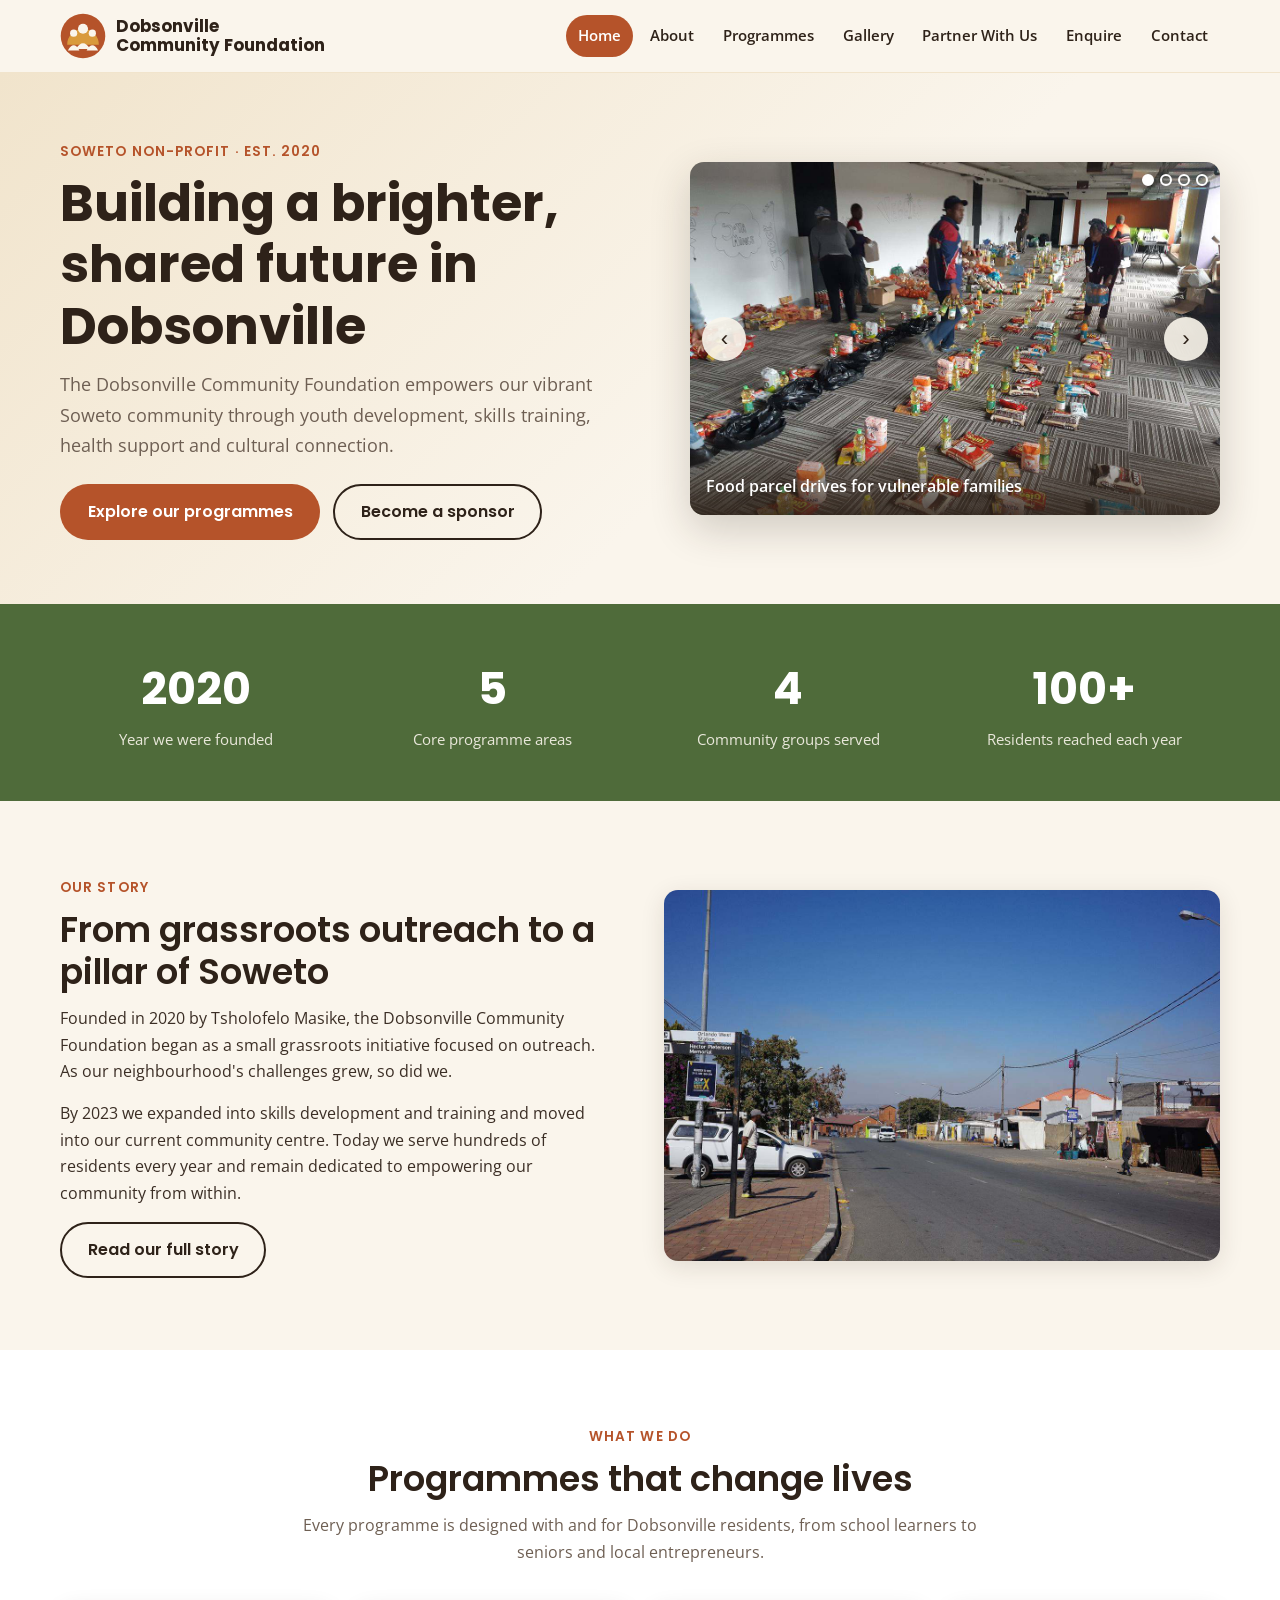
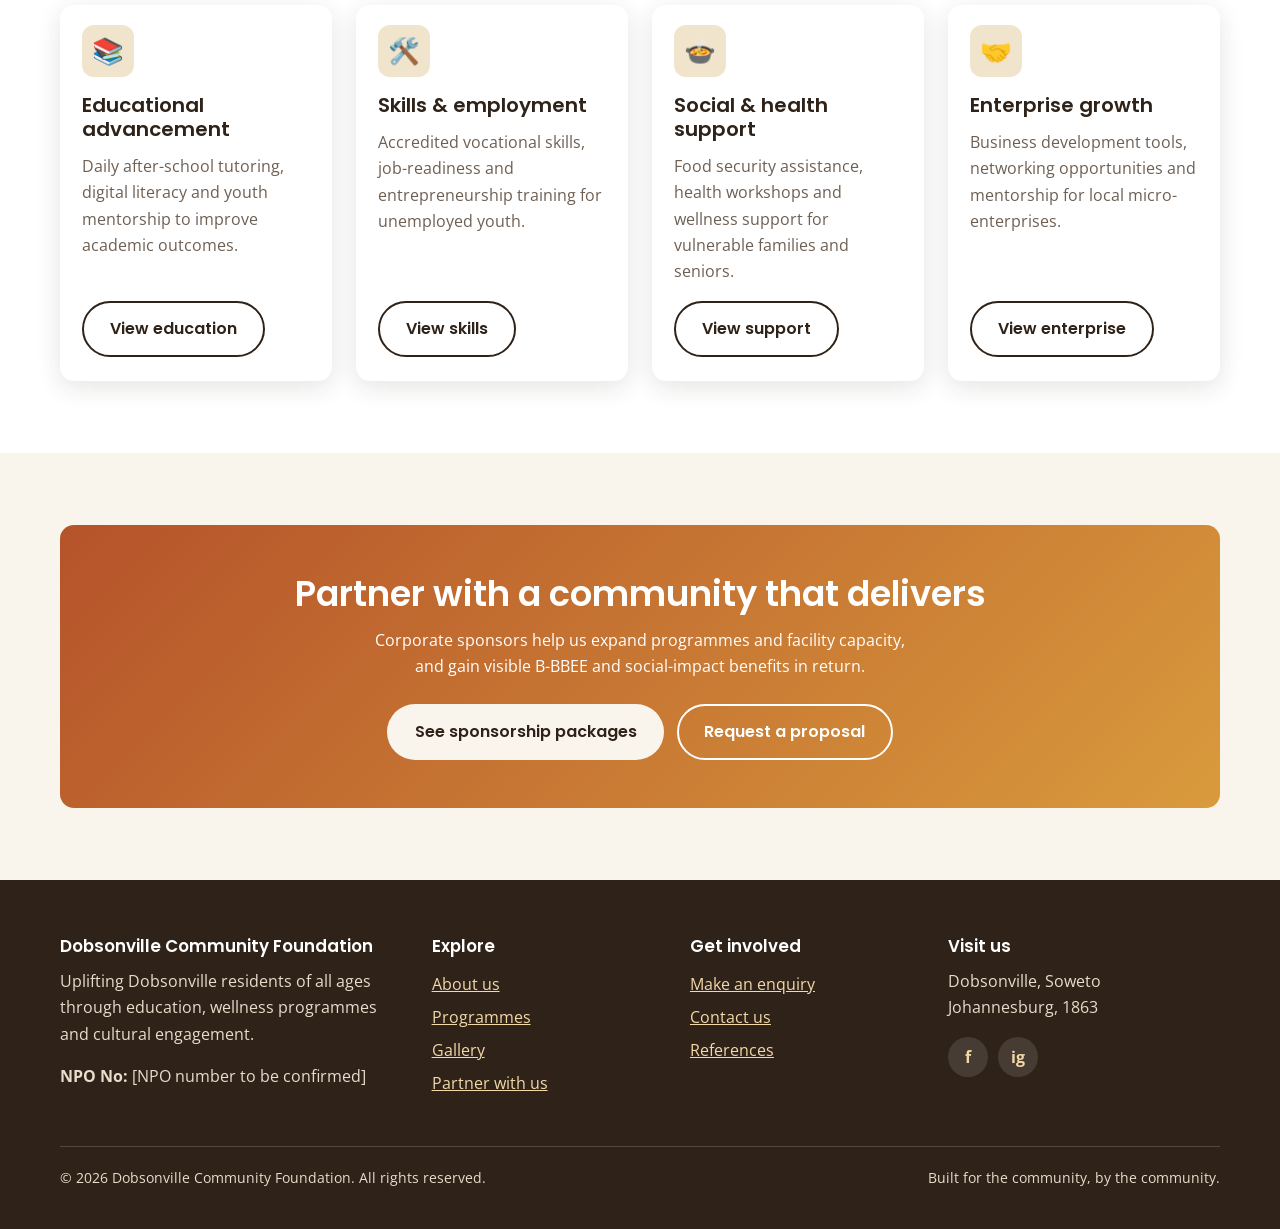
<file: index.html>
<!DOCTYPE html>
<html lang="en-ZA">
<head>
  <meta charset="UTF-8">
  <meta name="viewport" content="width=device-width, initial-scale=1.0">
  <title>Dobsonville Community Foundation | Soweto NPO & Youth Skills</title>
  <meta name="description" content="Dobsonville Community Foundation is a Soweto NPO uplifting residents through youth tutoring, skills training, food support and health workshops since 2020.">
  <meta name="keywords" content="Dobsonville Community Foundation, Soweto NPO, community development Soweto, youth skills training, Dobsonville non-profit">
  <meta name="author" content="Dobsonville Community Foundation">
  <meta name="theme-color" content="#b5532a">

  <!-- Open Graph -->
  <meta property="og:type" content="website">
  <meta property="og:site_name" content="Dobsonville Community Foundation">
  <meta property="og:title" content="Dobsonville Community Foundation | Soweto NPO & Youth Skills">
  <meta property="og:description" content="Uplifting Dobsonville residents of all ages through education, skills training, wellness programmes and cultural engagement.">
  <meta property="og:image" content="images/dobsonville-community-foundation-social-share.jpg">
  <meta property="og:image:alt" content="Dobsonville Community Foundation banner with community members">
  <meta property="og:locale" content="en_ZA">
  <meta name="twitter:card" content="summary_large_image">

  <link rel="icon" href="images/dobsonville-community-foundation-logo.svg" type="image/svg+xml">
  <link rel="preconnect" href="https://fonts.googleapis.com">
  <link rel="preconnect" href="https://fonts.gstatic.com" crossorigin>
  <link href="https://fonts.googleapis.com/css2?family=Open+Sans:wght@400;600;700&family=Poppins:wght@500;600;700&display=swap" rel="stylesheet">
  <link rel="stylesheet" href="css/style.css">
</head>
<body>
  <a class="skip-link" href="#main">Skip to main content</a>

  <header class="site-header">
    <div class="container header-inner">
      <a href="index.html" class="logo">
        <img src="images/dobsonville-community-foundation-logo.svg" alt="" width="46" height="46">
        <span>Dobsonville<br>Community Foundation</span>
      </a>
      <button class="nav-toggle" type="button" aria-controls="main-nav" aria-expanded="false" aria-label="Open menu">
        <span class="nav-toggle-bar"></span>
        <span class="nav-toggle-bar"></span>
        <span class="nav-toggle-bar"></span>
      </button>
      <nav id="main-nav" class="main-nav" aria-label="Main navigation">
        <ul>
          <li><a href="index.html" class="active" aria-current="page">Home</a></li>
          <li><a href="about.html">About</a></li>
          <li><a href="services.html">Programmes</a></li>
          <li><a href="gallery.html">Gallery</a></li>
          <li><a href="partner.html">Partner With Us</a></li>
          <li><a href="enquiry.html">Enquire</a></li>
          <li><a href="contact.html">Contact</a></li>
        </ul>
      </nav>
    </div>
  </header>

  <main id="main" tabindex="-1">
    <section class="hero">
      <div class="container hero-grid">
        <div class="hero-text">
          <span class="eyebrow">Soweto non-profit · Est. 2020</span>
          <h1>Building a brighter, shared future in Dobsonville</h1>
          <p class="lead">The Dobsonville Community Foundation empowers our vibrant Soweto community through youth development, skills training, health support and cultural connection.</p>
          <div class="btn-row">
            <a href="services.html" class="btn btn-primary">Explore our programmes</a>
            <a href="partner.html" class="btn btn-outline">Become a sponsor</a>
          </div>
        </div>

        <div class="slider" data-slider tabindex="0" aria-roledescription="carousel" aria-label="Highlights from our community work">
          <figure class="slide">
            <img src="images/volunteers-packing-food-parcels-philippi.jpg" alt="Volunteers packing rows of food parcels for families in need" width="1200" height="800">
            <figcaption>Food parcel drives for vulnerable families</figcaption>
          </figure>
          <figure class="slide">
            <img src="images/learners-coding-activity-johannesburg-library.jpg" alt="Learners in school uniform working on a coding activity at a Johannesburg library" width="1200" height="800" loading="lazy">
            <figcaption>Digital literacy and coding skills</figcaption>
          </figure>
          <figure class="slide">
            <img src="images/soweto-learners-first-day-of-school.jpg" alt="Two smiling Soweto learners in their school uniforms" width="1200" height="800" loading="lazy">
            <figcaption>Daily after-school tutoring</figcaption>
          </figure>
          <figure class="slide">
            <img src="images/women-sewing-skills-training.jpg" alt="Women learning sewing and craft skills at a training workshop" width="1200" height="800" loading="lazy">
            <figcaption>Hands-on skills training</figcaption>
          </figure>
          <button class="slider-btn prev" type="button" aria-label="Previous slide">&#8249;</button>
          <button class="slider-btn next" type="button" aria-label="Next slide">&#8250;</button>
          <div class="slider-dots"></div>
        </div>
      </div>
    </section>

    <section class="stats" aria-label="Our impact at a glance">
      <div class="container stats-grid">
        <div><span class="stat-number" data-count="2020" data-plain>2020</span><span class="stat-label">Year we were founded</span></div>
        <div><span class="stat-number" data-count="5">5</span><span class="stat-label">Core programme areas</span></div>
        <div><span class="stat-number" data-count="4">4</span><span class="stat-label">Community groups served</span></div>
        <div><span class="stat-number" data-count="100" data-suffix="+">100+</span><span class="stat-label">Residents reached each year</span></div>
      </div>
    </section>

    <section class="section">
      <div class="container split">
        <div class="reveal">
          <span class="eyebrow">Our story</span>
          <h2>From grassroots outreach to a pillar of Soweto</h2>
          <p>Founded in 2020 by Tsholofelo Masike, the Dobsonville Community Foundation began as a small grassroots initiative focused on outreach. As our neighbourhood's challenges grew, so did we.</p>
          <p>By 2023 we expanded into skills development and training and moved into our current community centre. Today we serve hundreds of residents every year and remain dedicated to empowering our community from within.</p>
          <a href="about.html" class="btn btn-outline">Read our full story</a>
        </div>
        <img class="reveal" src="images/soweto-orlando-west-street.jpg" alt="A sunny residential street in Orlando West, Soweto" width="1200" height="800" loading="lazy">
      </div>
    </section>

    <section class="section section-alt">
      <div class="container">
        <div class="section-head reveal">
          <span class="eyebrow">What we do</span>
          <h2>Programmes that change lives</h2>
          <p>Every programme is designed with and for Dobsonville residents, from school learners to seniors and local entrepreneurs.</p>
        </div>
        <div class="card-grid">
          <article class="card reveal">
            <div class="card-body">
              <div class="card-icon" aria-hidden="true">📚</div>
              <h3>Educational advancement</h3>
              <p>Daily after-school tutoring, digital literacy and youth mentorship to improve academic outcomes.</p>
              <a href="services.html?category=education" class="btn btn-outline">View education</a>
            </div>
          </article>
          <article class="card reveal">
            <div class="card-body">
              <div class="card-icon" aria-hidden="true">🛠️</div>
              <h3>Skills &amp; employment</h3>
              <p>Accredited vocational skills, job-readiness and entrepreneurship training for unemployed youth.</p>
              <a href="services.html?category=skills" class="btn btn-outline">View skills</a>
            </div>
          </article>
          <article class="card reveal">
            <div class="card-body">
              <div class="card-icon" aria-hidden="true">🍲</div>
              <h3>Social &amp; health support</h3>
              <p>Food security assistance, health workshops and wellness support for vulnerable families and seniors.</p>
              <a href="services.html?category=health" class="btn btn-outline">View support</a>
            </div>
          </article>
          <article class="card reveal">
            <div class="card-body">
              <div class="card-icon" aria-hidden="true">🤝</div>
              <h3>Enterprise growth</h3>
              <p>Business development tools, networking opportunities and mentorship for local micro-enterprises.</p>
              <a href="services.html?category=enterprise" class="btn btn-outline">View enterprise</a>
            </div>
          </article>
        </div>
      </div>
    </section>

    <section class="section">
      <div class="container">
        <div class="cta reveal">
          <h2>Partner with a community that delivers</h2>
          <p>Corporate sponsors help us expand programmes and facility capacity, and gain visible B-BBEE and social-impact benefits in return.</p>
          <div class="btn-row">
            <a href="partner.html" class="btn btn-light">See sponsorship packages</a>
            <a href="enquiry.html?type=sponsorship" class="btn btn-outline-light">Request a proposal</a>
          </div>
        </div>
      </div>
    </section>
  </main>

  <footer class="site-footer">
    <div class="container footer-grid">
      <div>
        <h2>Dobsonville Community Foundation</h2>
        <p>Uplifting Dobsonville residents of all ages through education, wellness programmes and cultural engagement.</p>
        <p><strong>NPO No:</strong> <span>[NPO number to be confirmed]</span></p>
      </div>
      <div>
        <h2>Explore</h2>
        <ul>
          <li><a href="about.html">About us</a></li>
          <li><a href="services.html">Programmes</a></li>
          <li><a href="gallery.html">Gallery</a></li>
          <li><a href="partner.html">Partner with us</a></li>
        </ul>
      </div>
      <div>
        <h2>Get involved</h2>
        <ul>
          <li><a href="enquiry.html">Make an enquiry</a></li>
          <li><a href="contact.html">Contact us</a></li>
          <li><a href="references.html">References</a></li>
        </ul>
      </div>
      <div>
        <h2>Visit us</h2>
        <p>Dobsonville, Soweto<br>Johannesburg, 1863</p>
        <div class="socials">
          <a href="https://www.facebook.com/" target="_blank" rel="noopener" aria-label="Facebook (opens in a new tab)">f</a>
          <a href="https://www.instagram.com/" target="_blank" rel="noopener" aria-label="Instagram (opens in a new tab)">ig</a>
        </div>
      </div>
    </div>
    <div class="container footer-bottom">
      <p>&copy; <span data-year>2026</span> Dobsonville Community Foundation. All rights reserved.</p>
      <p>Built for the community, by the community.</p>
    </div>
  </footer>

  <button class="back-to-top" type="button" aria-label="Back to top">&#8593;</button>

  <script src="js/main.js"></script>
</body>
</html>
</file>
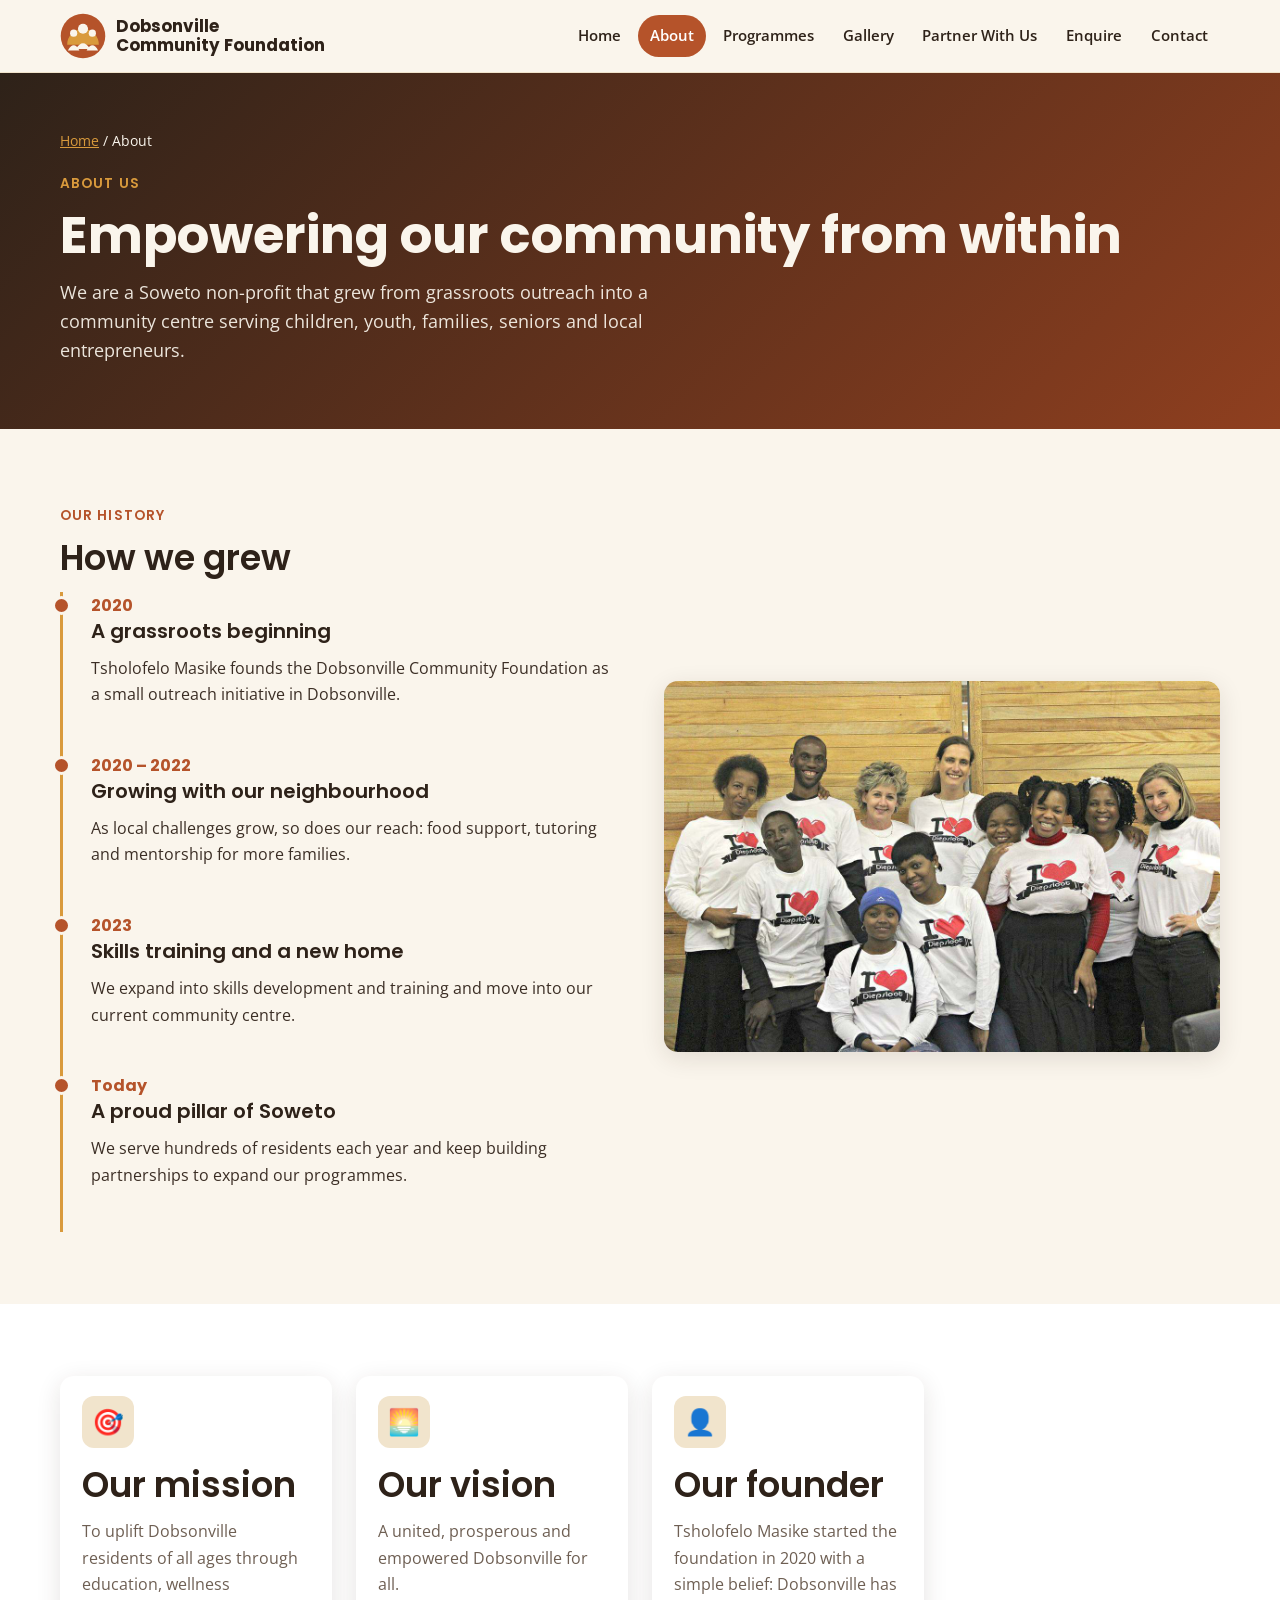
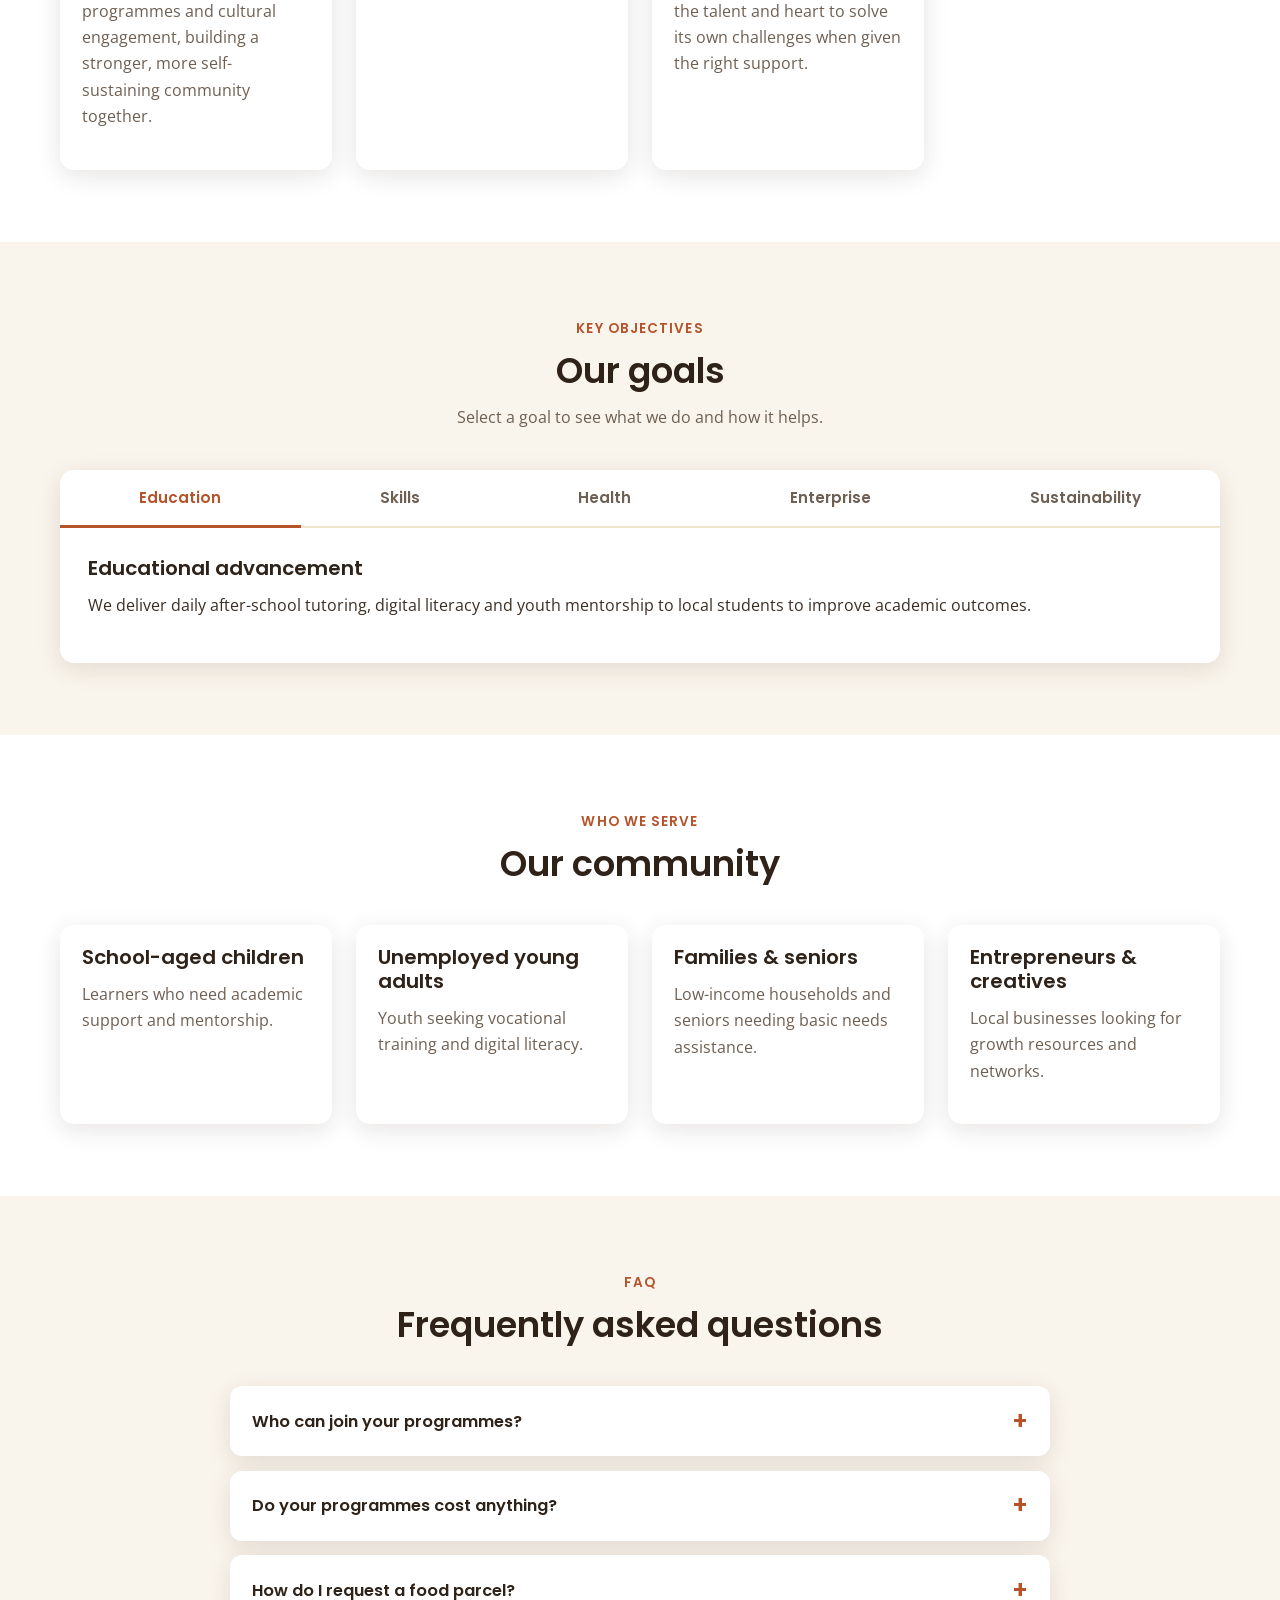
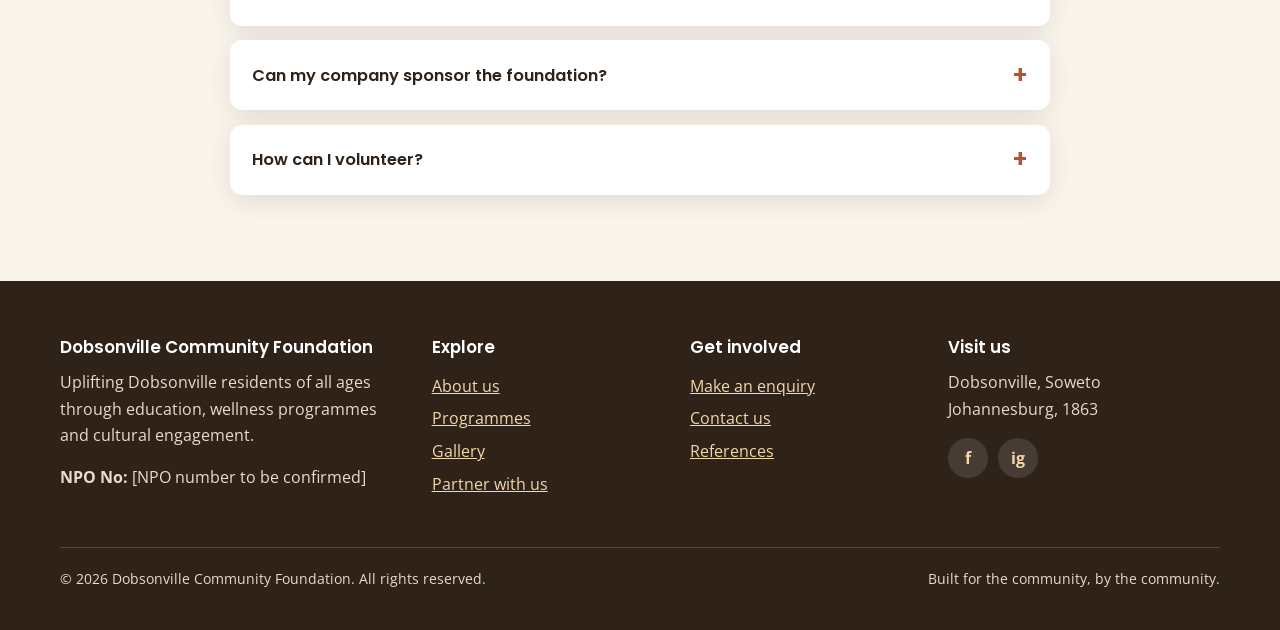
<file: about.html>
<!DOCTYPE html>
<html lang="en-ZA">
<head>
  <meta charset="UTF-8">
  <meta name="viewport" content="width=device-width, initial-scale=1.0">
  <title>About Us | Dobsonville Community Foundation Mission & Vision</title>
  <meta name="description" content="Meet the Dobsonville Community Foundation: our 2020 founding story, mission, vision, goals and the Soweto children, youth, families and seniors we serve.">
  <meta name="keywords" content="about Dobsonville Community Foundation, Tsholofelo Masike, NPO mission and vision, Soweto community history, community centre Dobsonville">
  <meta name="author" content="Dobsonville Community Foundation">
  <meta name="theme-color" content="#b5532a">

  <meta property="og:type" content="website">
  <meta property="og:site_name" content="Dobsonville Community Foundation">
  <meta property="og:title" content="About Us | Dobsonville Community Foundation Mission & Vision">
  <meta property="og:description" content="Our founding story, mission, vision and goals for a united, prosperous and empowered Dobsonville.">
  <meta property="og:image" content="images/soweto-orlando-west-street.jpg">
  <meta property="og:image:alt" content="A residential street in Orlando West, Soweto">
  <meta property="og:locale" content="en_ZA">
  <meta name="twitter:card" content="summary_large_image">

  <link rel="icon" href="images/dobsonville-community-foundation-logo.svg" type="image/svg+xml">
  <link rel="preconnect" href="https://fonts.googleapis.com">
  <link rel="preconnect" href="https://fonts.gstatic.com" crossorigin>
  <link href="https://fonts.googleapis.com/css2?family=Open+Sans:wght@400;600;700&family=Poppins:wght@500;600;700&display=swap" rel="stylesheet">
  <link rel="stylesheet" href="css/style.css">
</head>
<body>
  <a class="skip-link" href="#main">Skip to main content</a>

  <header class="site-header">
    <div class="container header-inner">
      <a href="index.html" class="logo">
        <img src="images/dobsonville-community-foundation-logo.svg" alt="" width="46" height="46">
        <span>Dobsonville<br>Community Foundation</span>
      </a>
      <button class="nav-toggle" type="button" aria-controls="main-nav" aria-expanded="false" aria-label="Open menu">
        <span class="nav-toggle-bar"></span>
        <span class="nav-toggle-bar"></span>
        <span class="nav-toggle-bar"></span>
      </button>
      <nav id="main-nav" class="main-nav" aria-label="Main navigation">
        <ul>
          <li><a href="index.html">Home</a></li>
          <li><a href="about.html" class="active" aria-current="page">About</a></li>
          <li><a href="services.html">Programmes</a></li>
          <li><a href="gallery.html">Gallery</a></li>
          <li><a href="partner.html">Partner With Us</a></li>
          <li><a href="enquiry.html">Enquire</a></li>
          <li><a href="contact.html">Contact</a></li>
        </ul>
      </nav>
    </div>
  </header>

  <main id="main" tabindex="-1">
    <section class="page-banner">
      <div class="container">
        <nav class="breadcrumb" aria-label="Breadcrumb"><a href="index.html">Home</a> / About</nav>
        <span class="eyebrow">About us</span>
        <h1>Empowering our community from within</h1>
        <p>We are a Soweto non-profit that grew from grassroots outreach into a community centre serving children, youth, families, seniors and local entrepreneurs.</p>
      </div>
    </section>

    <section class="section">
      <div class="container split">
        <div class="reveal">
          <span class="eyebrow">Our history</span>
          <h2>How we grew</h2>
          <ol class="timeline">
            <li>
              <span class="timeline-year">2020</span>
              <h3>A grassroots beginning</h3>
              <p>Tsholofelo Masike founds the Dobsonville Community Foundation as a small outreach initiative in Dobsonville.</p>
            </li>
            <li>
              <span class="timeline-year">2020 – 2022</span>
              <h3>Growing with our neighbourhood</h3>
              <p>As local challenges grow, so does our reach: food support, tutoring and mentorship for more families.</p>
            </li>
            <li>
              <span class="timeline-year">2023</span>
              <h3>Skills training and a new home</h3>
              <p>We expand into skills development and training and move into our current community centre.</p>
            </li>
            <li>
              <span class="timeline-year">Today</span>
              <h3>A proud pillar of Soweto</h3>
              <p>We serve hundreds of residents each year and keep building partnerships to expand our programmes.</p>
            </li>
          </ol>
        </div>
        <img class="reveal" src="images/community-volunteers-group-photo.jpg" alt="Group of smiling community volunteers of different ages in matching T-shirts" width="1200" height="800" loading="lazy">
      </div>
    </section>

    <section class="section section-alt">
      <div class="container">
        <div class="card-grid">
          <article class="card reveal">
            <div class="card-body">
              <div class="card-icon" aria-hidden="true">🎯</div>
              <h2>Our mission</h2>
              <p>To uplift Dobsonville residents of all ages through education, wellness programmes and cultural engagement, building a stronger, more self-sustaining community together.</p>
            </div>
          </article>
          <article class="card reveal">
            <div class="card-body">
              <div class="card-icon" aria-hidden="true">🌅</div>
              <h2>Our vision</h2>
              <p>A united, prosperous and empowered Dobsonville for all.</p>
            </div>
          </article>
          <article class="card reveal">
            <div class="card-body">
              <div class="card-icon" aria-hidden="true">👤</div>
              <h2>Our founder</h2>
              <p>Tsholofelo Masike started the foundation in 2020 with a simple belief: Dobsonville has the talent and heart to solve its own challenges when given the right support.</p>
            </div>
          </article>
        </div>
      </div>
    </section>

    <section class="section">
      <div class="container">
        <div class="section-head reveal">
          <span class="eyebrow">Key objectives</span>
          <h2>Our goals</h2>
          <p>Select a goal to see what we do and how it helps.</p>
        </div>
        <div class="tabs reveal" data-tabs>
          <div class="tab-list" role="tablist" aria-label="Foundation goals">
            <button role="tab" id="tab-edu" aria-controls="panel-edu" aria-selected="true">Education</button>
            <button role="tab" id="tab-skills" aria-controls="panel-skills" aria-selected="false" tabindex="-1">Skills</button>
            <button role="tab" id="tab-health" aria-controls="panel-health" aria-selected="false" tabindex="-1">Health</button>
            <button role="tab" id="tab-enterprise" aria-controls="panel-enterprise" aria-selected="false" tabindex="-1">Enterprise</button>
            <button role="tab" id="tab-sustain" aria-controls="panel-sustain" aria-selected="false" tabindex="-1">Sustainability</button>
          </div>
          <div class="tab-panel" id="panel-edu" role="tabpanel" aria-labelledby="tab-edu" tabindex="0">
            <h3>Educational advancement</h3>
            <p>We deliver daily after-school tutoring, digital literacy and youth mentorship to local students to improve academic outcomes.</p>
          </div>
          <div class="tab-panel" id="panel-skills" role="tabpanel" aria-labelledby="tab-skills" tabindex="0" hidden>
            <h3>Skills &amp; employment</h3>
            <p>Each year we train unemployed youth in accredited vocational skills, job-readiness and entrepreneurship so they can find work or create it.</p>
          </div>
          <div class="tab-panel" id="panel-health" role="tabpanel" aria-labelledby="tab-health" tabindex="0" hidden>
            <h3>Social &amp; health support</h3>
            <p>We provide regular food security assistance, health workshops and wellness support to vulnerable families and seniors.</p>
          </div>
          <div class="tab-panel" id="panel-enterprise" role="tabpanel" aria-labelledby="tab-enterprise" tabindex="0" hidden>
            <h3>Enterprise growth</h3>
            <p>We equip local micro-enterprises with business development tools, networking opportunities and mentorship.</p>
          </div>
          <div class="tab-panel" id="panel-sustain" role="tabpanel" aria-labelledby="tab-sustain" tabindex="0" hidden>
            <h3>Sustainable operations</h3>
            <p>We secure long-term community partnerships and diversified funding to keep expanding centre programmes and facility capacity.</p>
          </div>
        </div>
      </div>
    </section>

    <section class="section section-alt">
      <div class="container">
        <div class="section-head reveal">
          <span class="eyebrow">Who we serve</span>
          <h2>Our community</h2>
        </div>
        <div class="card-grid">
          <article class="card reveal"><div class="card-body"><h3>School-aged children</h3><p>Learners who need academic support and mentorship.</p></div></article>
          <article class="card reveal"><div class="card-body"><h3>Unemployed young adults</h3><p>Youth seeking vocational training and digital literacy.</p></div></article>
          <article class="card reveal"><div class="card-body"><h3>Families &amp; seniors</h3><p>Low-income households and seniors needing basic needs assistance.</p></div></article>
          <article class="card reveal"><div class="card-body"><h3>Entrepreneurs &amp; creatives</h3><p>Local businesses looking for growth resources and networks.</p></div></article>
        </div>
      </div>
    </section>

    <section class="section">
      <div class="container">
        <div class="section-head reveal">
          <span class="eyebrow">FAQ</span>
          <h2>Frequently asked questions</h2>
        </div>
        <div class="accordion" data-accordion>
          <div class="accordion-item">
            <h3><button class="accordion-trigger" id="faq-1-btn" aria-expanded="false" aria-controls="faq-1">Who can join your programmes?</button></h3>
            <div class="accordion-panel" id="faq-1" role="region" aria-labelledby="faq-1-btn">
              <p>Our programmes are open to Dobsonville and wider Soweto residents. Tutoring is for school-aged learners, skills training is for unemployed young adults, and food and health support is for low-income families and seniors.</p>
            </div>
          </div>
          <div class="accordion-item">
            <h3><button class="accordion-trigger" id="faq-2-btn" aria-expanded="false" aria-controls="faq-2">Do your programmes cost anything?</button></h3>
            <div class="accordion-panel" id="faq-2" role="region" aria-labelledby="faq-2-btn">
              <p>Community programmes are free for participants. They are funded by sponsors, donors and partners, which is why corporate support matters so much.</p>
            </div>
          </div>
          <div class="accordion-item">
            <h3><button class="accordion-trigger" id="faq-3-btn" aria-expanded="false" aria-controls="faq-3">How do I request a food parcel?</button></h3>
            <div class="accordion-panel" id="faq-3" role="region" aria-labelledby="faq-3-btn">
              <p>Complete our <a href="enquiry.html?type=food">enquiry form</a> and choose "Food parcel request", or visit the centre during opening hours. We will contact you about eligibility and collection dates.</p>
            </div>
          </div>
          <div class="accordion-item">
            <h3><button class="accordion-trigger" id="faq-4-btn" aria-expanded="false" aria-controls="faq-4">Can my company sponsor the foundation?</button></h3>
            <div class="accordion-panel" id="faq-4" role="region" aria-labelledby="faq-4-btn">
              <p>Yes. See our <a href="partner.html">sponsorship packages</a>. As a registered NPO we provide partners with impact reports and visible recognition.</p>
            </div>
          </div>
          <div class="accordion-item">
            <h3><button class="accordion-trigger" id="faq-5-btn" aria-expanded="false" aria-controls="faq-5">How can I volunteer?</button></h3>
            <div class="accordion-panel" id="faq-5" role="region" aria-labelledby="faq-5-btn">
              <p>We welcome tutors, mentors and helpers for food drives. Send us a volunteering enquiry and tell us how many people would like to help.</p>
            </div>
          </div>
        </div>
      </div>
    </section>
  </main>

  <footer class="site-footer">
    <div class="container footer-grid">
      <div>
        <h2>Dobsonville Community Foundation</h2>
        <p>Uplifting Dobsonville residents of all ages through education, wellness programmes and cultural engagement.</p>
        <p><strong>NPO No:</strong> <span>[NPO number to be confirmed]</span></p>
      </div>
      <div>
        <h2>Explore</h2>
        <ul>
          <li><a href="about.html">About us</a></li>
          <li><a href="services.html">Programmes</a></li>
          <li><a href="gallery.html">Gallery</a></li>
          <li><a href="partner.html">Partner with us</a></li>
        </ul>
      </div>
      <div>
        <h2>Get involved</h2>
        <ul>
          <li><a href="enquiry.html">Make an enquiry</a></li>
          <li><a href="contact.html">Contact us</a></li>
          <li><a href="references.html">References</a></li>
        </ul>
      </div>
      <div>
        <h2>Visit us</h2>
        <p>Dobsonville, Soweto<br>Johannesburg, 1863</p>
        <div class="socials">
          <a href="https://www.facebook.com/" target="_blank" rel="noopener" aria-label="Facebook (opens in a new tab)">f</a>
          <a href="https://www.instagram.com/" target="_blank" rel="noopener" aria-label="Instagram (opens in a new tab)">ig</a>
        </div>
      </div>
    </div>
    <div class="container footer-bottom">
      <p>&copy; <span data-year>2026</span> Dobsonville Community Foundation. All rights reserved.</p>
      <p>Built for the community, by the community.</p>
    </div>
  </footer>

  <button class="back-to-top" type="button" aria-label="Back to top">&#8593;</button>
  <script src="js/main.js"></script>
</body>
</html>
</file>
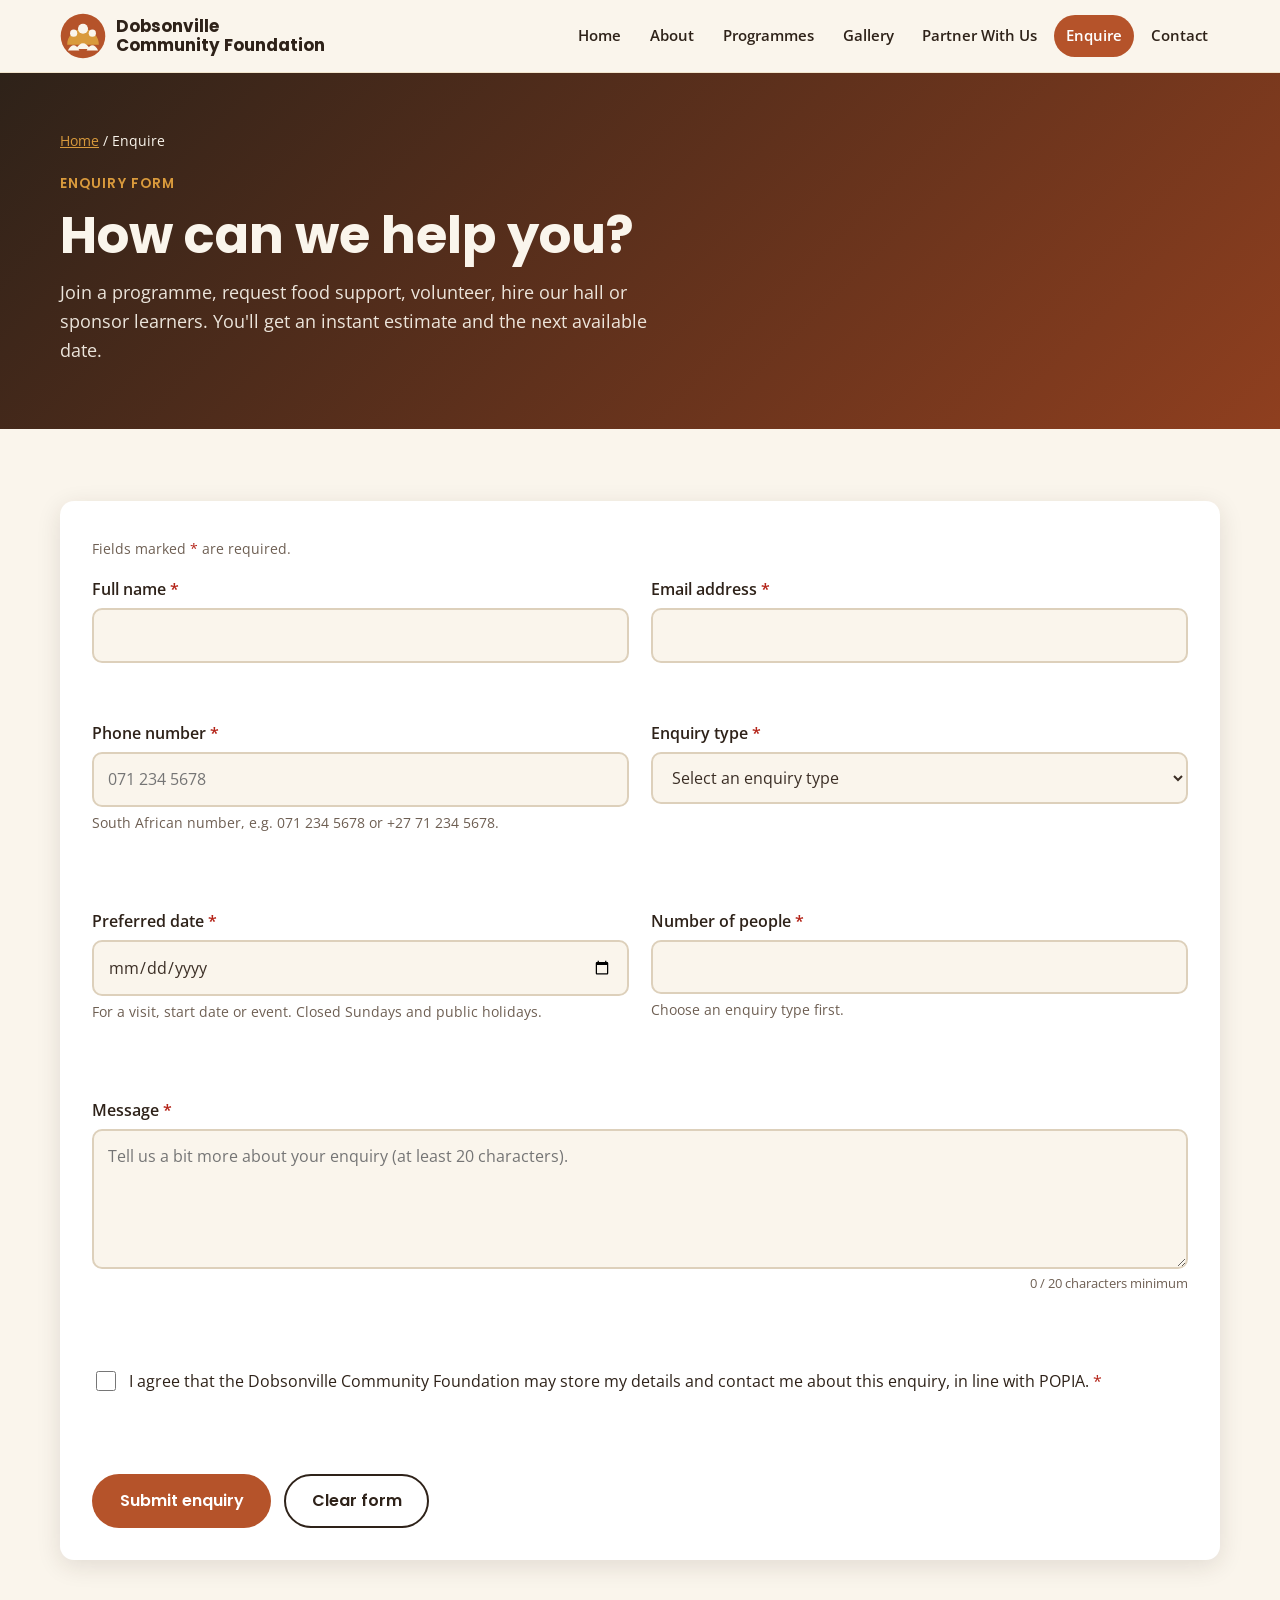
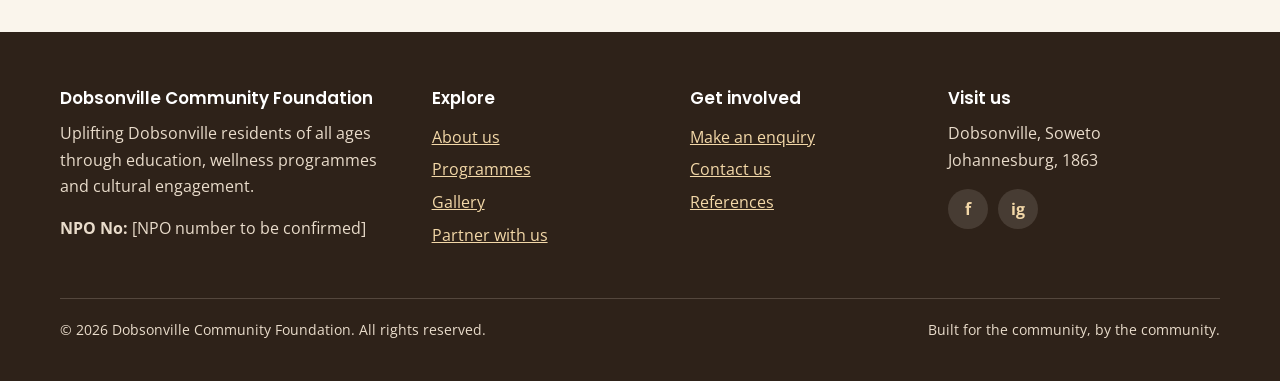
<file: enquiry.html>
<!DOCTYPE html>
<html lang="en-ZA">
<head>
  <meta charset="UTF-8">
  <meta name="viewport" content="width=device-width, initial-scale=1.0">
  <title>Enquiry Form | Dobsonville Community Foundation Soweto</title>
  <meta name="description" content="Enquire with Dobsonville Community Foundation to join a programme, request food parcels, volunteer, hire our hall or sponsor learners, with an instant estimate.">
  <meta name="keywords" content="enquire Dobsonville Community Foundation, join skills programme Soweto, request food parcel, volunteer Soweto, hire community hall Dobsonville">
  <meta name="author" content="Dobsonville Community Foundation">
  <meta name="theme-color" content="#b5532a">

  <meta property="og:type" content="website">
  <meta property="og:site_name" content="Dobsonville Community Foundation">
  <meta property="og:title" content="Enquiry Form | Dobsonville Community Foundation Soweto">
  <meta property="og:description" content="Join a programme, request support, volunteer or sponsor learners and get an instant estimate and availability.">
  <meta property="og:image" content="images/volunteers-packing-food-parcels-philippi.jpg">
  <meta property="og:image:alt" content="Volunteers packing food parcels for families in need">
  <meta property="og:locale" content="en_ZA">
  <meta name="twitter:card" content="summary_large_image">

  <link rel="icon" href="images/dobsonville-community-foundation-logo.svg" type="image/svg+xml">
  <link rel="preconnect" href="https://fonts.googleapis.com">
  <link rel="preconnect" href="https://fonts.gstatic.com" crossorigin>
  <link href="https://fonts.googleapis.com/css2?family=Open+Sans:wght@400;600;700&family=Poppins:wght@500;600;700&display=swap" rel="stylesheet">
  <link rel="stylesheet" href="css/style.css">
</head>
<body>
  <a class="skip-link" href="#main">Skip to main content</a>

  <header class="site-header">
    <div class="container header-inner">
      <a href="index.html" class="logo">
        <img src="images/dobsonville-community-foundation-logo.svg" alt="" width="46" height="46">
        <span>Dobsonville<br>Community Foundation</span>
      </a>
      <button class="nav-toggle" type="button" aria-controls="main-nav" aria-expanded="false" aria-label="Open menu">
        <span class="nav-toggle-bar"></span>
        <span class="nav-toggle-bar"></span>
        <span class="nav-toggle-bar"></span>
      </button>
      <nav id="main-nav" class="main-nav" aria-label="Main navigation">
        <ul>
          <li><a href="index.html">Home</a></li>
          <li><a href="about.html">About</a></li>
          <li><a href="services.html">Programmes</a></li>
          <li><a href="gallery.html">Gallery</a></li>
          <li><a href="partner.html">Partner With Us</a></li>
          <li><a href="enquiry.html" class="active" aria-current="page">Enquire</a></li>
          <li><a href="contact.html">Contact</a></li>
        </ul>
      </nav>
    </div>
  </header>

  <main id="main" tabindex="-1">
    <section class="page-banner">
      <div class="container">
        <nav class="breadcrumb" aria-label="Breadcrumb"><a href="index.html">Home</a> / Enquire</nav>
        <span class="eyebrow">Enquiry form</span>
        <h1>How can we help you?</h1>
        <p>Join a programme, request food support, volunteer, hire our hall or sponsor learners. You'll get an instant estimate and the next available date.</p>
      </div>
    </section>

    <section class="section">
      <div class="container">
        <div class="form-card">
          <form id="enquiry-form" novalidate>
            <p class="hint">Fields marked <span class="required">*</span> are required.</p>
            <div class="form-grid">
              <div class="form-group">
                <label for="fullName">Full name <span class="required">*</span></label>
                <input type="text" id="fullName" name="fullName" autocomplete="name" required aria-describedby="fullName-error">
                <p class="error-message" id="fullName-error" aria-live="polite"></p>
              </div>

              <div class="form-group">
                <label for="email">Email address <span class="required">*</span></label>
                <input type="email" id="email" name="email" autocomplete="email" required aria-describedby="email-error">
                <p class="error-message" id="email-error" aria-live="polite"></p>
              </div>

              <div class="form-group">
                <label for="phone">Phone number <span class="required">*</span></label>
                <input type="tel" id="phone" name="phone" autocomplete="tel" placeholder="071 234 5678" required aria-describedby="phone-hint phone-error">
                <p class="hint" id="phone-hint">South African number, e.g. 071 234 5678 or +27 71 234 5678.</p>
                <p class="error-message" id="phone-error" aria-live="polite"></p>
              </div>

              <div class="form-group">
                <label for="enquiryType">Enquiry type <span class="required">*</span></label>
                <select id="enquiryType" name="enquiryType" required aria-describedby="enquiryType-error">
                  <option value="">Select an enquiry type</option>
                </select>
                <p class="error-message" id="enquiryType-error" aria-live="polite"></p>
              </div>

              <div class="form-group full" id="programme-group" hidden>
                <label for="programme">Which programme? <span class="required">*</span></label>
                <select id="programme" name="programme" aria-describedby="programme-error">
                  <option value="">Select a programme</option>
                </select>
                <p class="error-message" id="programme-error" aria-live="polite"></p>
              </div>

              <div class="form-group full" id="organisation-group" hidden>
                <label for="organisation">Company or organisation (optional)</label>
                <input type="text" id="organisation" name="organisation" autocomplete="organization">
              </div>

              <div class="form-group">
                <label for="preferredDate">Preferred date <span class="required">*</span></label>
                <input type="date" id="preferredDate" name="preferredDate" required aria-describedby="preferredDate-hint preferredDate-error">
                <p class="hint" id="preferredDate-hint">For a visit, start date or event. Closed Sundays and public holidays.</p>
                <p class="error-message" id="preferredDate-error" aria-live="polite"></p>
              </div>

              <div class="form-group">
                <label for="quantity" id="quantity-label">Number of people <span class="required">*</span></label>
                <input type="number" id="quantity" name="quantity" min="1" max="1000" step="1" inputmode="numeric" required aria-describedby="quantity-hint quantity-error">
                <p class="hint" id="quantity-hint">Choose an enquiry type first.</p>
                <p class="error-message" id="quantity-error" aria-live="polite"></p>
              </div>

              <div class="form-group full">
                <label for="message">Message <span class="required">*</span></label>
                <textarea id="message" name="message" required aria-describedby="message-count message-error" placeholder="Tell us a bit more about your enquiry (at least 20 characters)."></textarea>
                <p class="char-count" id="message-count" aria-live="polite"></p>
                <p class="error-message" id="message-error" aria-live="polite"></p>
              </div>

              <div class="form-group full checkbox-group">
                <input type="checkbox" id="consent" name="consent" required aria-describedby="consent-error">
                <label for="consent">I agree that the Dobsonville Community Foundation may store my details and contact me about this enquiry, in line with POPIA. <span class="required">*</span></label>
                <p class="error-message" id="consent-error" aria-live="polite"></p>
              </div>
            </div>

            <div class="form-actions">
              <button type="submit" class="btn btn-primary">Submit enquiry</button>
              <button type="reset" class="btn btn-outline">Clear form</button>
            </div>
          </form>

          <div id="enquiry-feedback" class="form-feedback" role="status" aria-live="polite" tabindex="-1" hidden></div>
        </div>
      </div>
    </section>
  </main>

  <footer class="site-footer">
    <div class="container footer-grid">
      <div>
        <h2>Dobsonville Community Foundation</h2>
        <p>Uplifting Dobsonville residents of all ages through education, wellness programmes and cultural engagement.</p>
        <p><strong>NPO No:</strong> <span>[NPO number to be confirmed]</span></p>
      </div>
      <div>
        <h2>Explore</h2>
        <ul>
          <li><a href="about.html">About us</a></li>
          <li><a href="services.html">Programmes</a></li>
          <li><a href="gallery.html">Gallery</a></li>
          <li><a href="partner.html">Partner with us</a></li>
        </ul>
      </div>
      <div>
        <h2>Get involved</h2>
        <ul>
          <li><a href="enquiry.html">Make an enquiry</a></li>
          <li><a href="contact.html">Contact us</a></li>
          <li><a href="references.html">References</a></li>
        </ul>
      </div>
      <div>
        <h2>Visit us</h2>
        <p>Dobsonville, Soweto<br>Johannesburg, 1863</p>
        <div class="socials">
          <a href="https://www.facebook.com/" target="_blank" rel="noopener" aria-label="Facebook (opens in a new tab)">f</a>
          <a href="https://www.instagram.com/" target="_blank" rel="noopener" aria-label="Instagram (opens in a new tab)">ig</a>
        </div>
      </div>
    </div>
    <div class="container footer-bottom">
      <p>&copy; <span data-year>2026</span> Dobsonville Community Foundation. All rights reserved.</p>
      <p>Built for the community, by the community.</p>
    </div>
  </footer>

  <button class="back-to-top" type="button" aria-label="Back to top">&#8593;</button>
  <script src="js/main.js"></script>
  <script src="js/data.js"></script>
  <script src="js/config.js"></script>
  <script src="js/validation.js"></script>
  <script src="js/enquiry.js"></script>
</body>
</html>
</file>
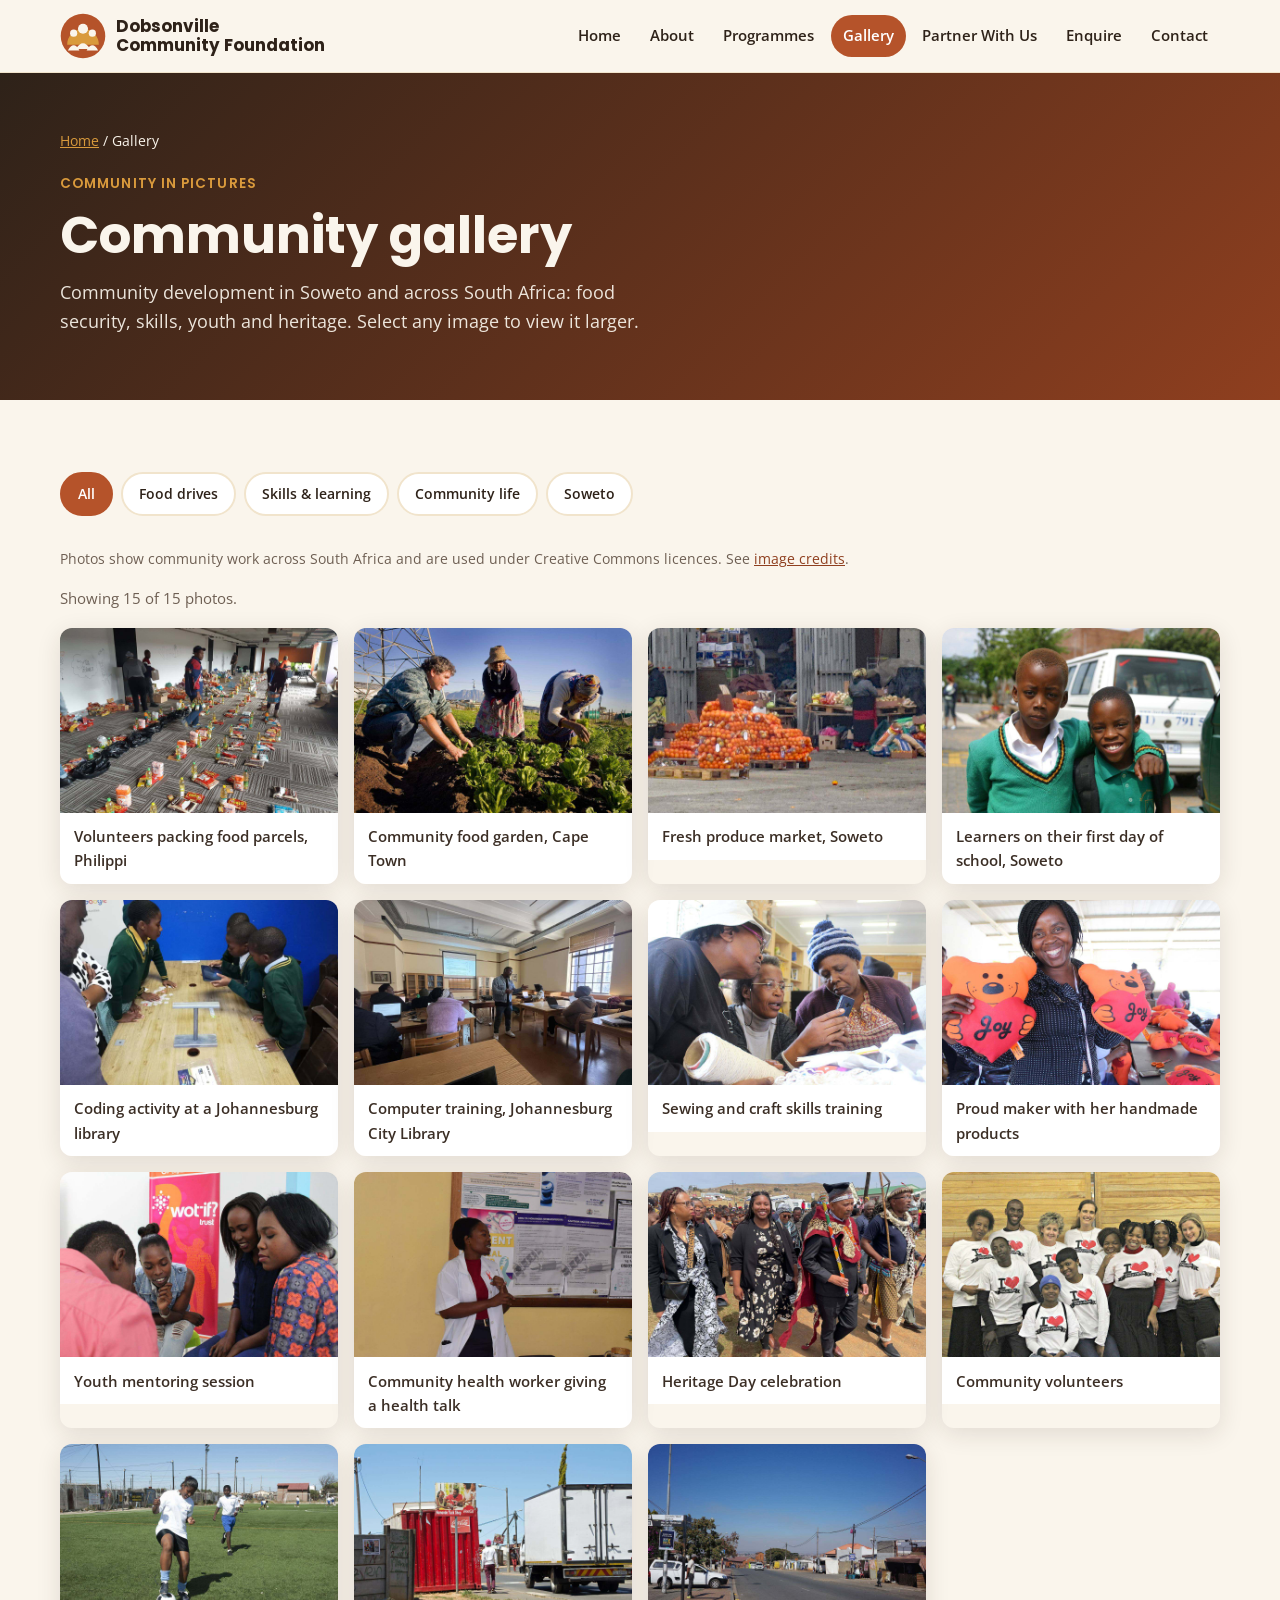
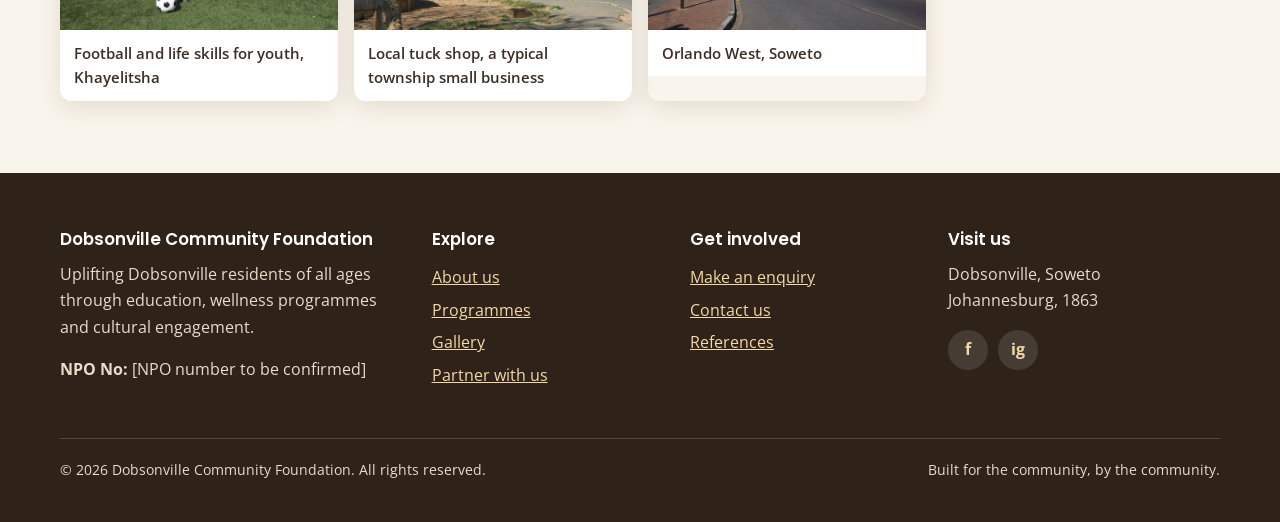
<file: gallery.html>
<!DOCTYPE html>
<html lang="en-ZA">
<head>
  <meta charset="UTF-8">
  <meta name="viewport" content="width=device-width, initial-scale=1.0">
  <title>Gallery | Dobsonville Community Foundation Community Photos</title>
  <meta name="description" content="Community development in pictures: food parcel drives, food gardens, skills training, youth mentoring, health talks and Heritage Day across South Africa.">
  <meta name="keywords" content="Dobsonville Community Foundation gallery, Soweto community photos, food parcel drive photos, skills training graduation, community events Dobsonville">
  <meta name="author" content="Dobsonville Community Foundation">
  <meta name="theme-color" content="#b5532a">

  <meta property="og:type" content="website">
  <meta property="og:site_name" content="Dobsonville Community Foundation">
  <meta property="og:title" content="Gallery | Dobsonville Community Foundation Community Photos">
  <meta property="og:description" content="Food security, skills training, youth and heritage: community development in South Africa in pictures.">
  <meta property="og:image" content="images/volunteers-packing-food-parcels-philippi.jpg">
  <meta property="og:image:alt" content="Volunteers packing food parcels for families in need">
  <meta property="og:locale" content="en_ZA">
  <meta name="twitter:card" content="summary_large_image">

  <link rel="icon" href="images/dobsonville-community-foundation-logo.svg" type="image/svg+xml">
  <link rel="preconnect" href="https://fonts.googleapis.com">
  <link rel="preconnect" href="https://fonts.gstatic.com" crossorigin>
  <link href="https://fonts.googleapis.com/css2?family=Open+Sans:wght@400;600;700&family=Poppins:wght@500;600;700&display=swap" rel="stylesheet">
  <link rel="stylesheet" href="css/style.css">
</head>
<body>
  <a class="skip-link" href="#main">Skip to main content</a>

  <header class="site-header">
    <div class="container header-inner">
      <a href="index.html" class="logo">
        <img src="images/dobsonville-community-foundation-logo.svg" alt="" width="46" height="46">
        <span>Dobsonville<br>Community Foundation</span>
      </a>
      <button class="nav-toggle" type="button" aria-controls="main-nav" aria-expanded="false" aria-label="Open menu">
        <span class="nav-toggle-bar"></span>
        <span class="nav-toggle-bar"></span>
        <span class="nav-toggle-bar"></span>
      </button>
      <nav id="main-nav" class="main-nav" aria-label="Main navigation">
        <ul>
          <li><a href="index.html">Home</a></li>
          <li><a href="about.html">About</a></li>
          <li><a href="services.html">Programmes</a></li>
          <li><a href="gallery.html" class="active" aria-current="page">Gallery</a></li>
          <li><a href="partner.html">Partner With Us</a></li>
          <li><a href="enquiry.html">Enquire</a></li>
          <li><a href="contact.html">Contact</a></li>
        </ul>
      </nav>
    </div>
  </header>

  <main id="main" tabindex="-1">
    <section class="page-banner">
      <div class="container">
        <nav class="breadcrumb" aria-label="Breadcrumb"><a href="index.html">Home</a> / Gallery</nav>
        <span class="eyebrow">Community in pictures</span>
        <h1>Community gallery</h1>
        <p>Community development in Soweto and across South Africa: food security, skills, youth and heritage. Select any image to view it larger.</p>
      </div>
    </section>

    <section class="section">
      <div class="container">
        <div class="toolbar">
          <div class="filter-buttons" id="gallery-filters" role="group" aria-label="Filter photos by category">
            <button type="button" class="filter-btn" data-category="all" aria-pressed="true">All</button>
            <button type="button" class="filter-btn" data-category="food" aria-pressed="false">Food drives</button>
            <button type="button" class="filter-btn" data-category="skills" aria-pressed="false">Skills &amp; learning</button>
            <button type="button" class="filter-btn" data-category="community" aria-pressed="false">Community life</button>
            <button type="button" class="filter-btn" data-category="soweto" aria-pressed="false">Soweto</button>
          </div>
        </div>
        <p class="hint">Photos show community work across South Africa and are used under Creative Commons licences. See <a href="references.html#image-credits">image credits</a>.</p>
        <p class="result-count" id="gallery-count" aria-live="polite">Showing 15 of 15 photos.</p>

        <div class="gallery-grid">
          <figure class="gallery-item reveal" data-category="food">
            <button type="button" aria-label="Enlarge image: Volunteers packing food parcels, Philippi">
              <img src="images/volunteers-packing-food-parcels-philippi.jpg" alt="Volunteers packing rows of food parcels for families in need" width="1200" height="800" loading="lazy">
            </button>
            <figcaption>Volunteers packing food parcels, Philippi</figcaption>
          </figure>
          <figure class="gallery-item reveal" data-category="food">
            <button type="button" aria-label="Enlarge image: Community food garden, Cape Town">
              <img src="images/community-vegetable-garden-cape-town.jpg" alt="People tending lettuce in a community vegetable garden" width="1200" height="800" loading="lazy">
            </button>
            <figcaption>Community food garden, Cape Town</figcaption>
          </figure>
          <figure class="gallery-item reveal" data-category="food">
            <button type="button" aria-label="Enlarge image: Fresh produce market, Soweto">
              <img src="images/soweto-fresh-produce-market.jpg" alt="Fresh oranges and vegetables for sale at a Soweto market" width="1200" height="800" loading="lazy">
            </button>
            <figcaption>Fresh produce market, Soweto</figcaption>
          </figure>
          <figure class="gallery-item reveal" data-category="skills">
            <button type="button" aria-label="Enlarge image: Learners on their first day of school, Soweto">
              <img src="images/soweto-learners-first-day-of-school.jpg" alt="Two smiling Soweto learners in their school uniforms" width="1200" height="800" loading="lazy">
            </button>
            <figcaption>Learners on their first day of school, Soweto</figcaption>
          </figure>
          <figure class="gallery-item reveal" data-category="skills">
            <button type="button" aria-label="Enlarge image: Coding activity at a Johannesburg library">
              <img src="images/learners-coding-activity-johannesburg-library.jpg" alt="Learners in school uniform working on a coding activity" width="1200" height="800" loading="lazy">
            </button>
            <figcaption>Coding activity at a Johannesburg library</figcaption>
          </figure>
          <figure class="gallery-item reveal" data-category="skills">
            <button type="button" aria-label="Enlarge image: Computer training, Johannesburg City Library">
              <img src="images/adult-computer-training-johannesburg-library.jpg" alt="Adults at laptops during a computer training session in a library" width="1200" height="800" loading="lazy">
            </button>
            <figcaption>Computer training, Johannesburg City Library</figcaption>
          </figure>
          <figure class="gallery-item reveal" data-category="skills">
            <button type="button" aria-label="Enlarge image: Sewing and craft skills training">
              <img src="images/women-sewing-skills-training.jpg" alt="Women learning sewing and craft skills at a training workshop" width="1200" height="800" loading="lazy">
            </button>
            <figcaption>Sewing and craft skills training</figcaption>
          </figure>
          <figure class="gallery-item reveal" data-category="skills">
            <button type="button" aria-label="Enlarge image: Proud maker with her handmade products">
              <img src="images/woman-holding-handmade-craft-products.jpg" alt="Smiling woman holding handmade craft products" width="1200" height="800" loading="lazy">
            </button>
            <figcaption>Proud maker with her handmade products</figcaption>
          </figure>
          <figure class="gallery-item reveal" data-category="community">
            <button type="button" aria-label="Enlarge image: Youth mentoring session">
              <img src="images/young-people-mentoring-session.jpg" alt="Young people talking together in a mentoring session" width="1200" height="800" loading="lazy">
            </button>
            <figcaption>Youth mentoring session</figcaption>
          </figure>
          <figure class="gallery-item reveal" data-category="community">
            <button type="button" aria-label="Enlarge image: Community health worker giving a health talk">
              <img src="images/community-health-worker-health-talk.jpg" alt="Community health worker giving a health talk at a clinic" width="1200" height="800" loading="lazy">
            </button>
            <figcaption>Community health worker giving a health talk</figcaption>
          </figure>
          <figure class="gallery-item reveal" data-category="community">
            <button type="button" aria-label="Enlarge image: Heritage Day celebration">
              <img src="images/heritage-day-celebration-traditional-dress.jpg" alt="People in traditional dress walking at a Heritage Day celebration" width="1200" height="800" loading="lazy">
            </button>
            <figcaption>Heritage Day celebration</figcaption>
          </figure>
          <figure class="gallery-item reveal" data-category="community">
            <button type="button" aria-label="Enlarge image: Community volunteers">
              <img src="images/community-volunteers-group-photo.jpg" alt="Group of smiling community volunteers in matching T-shirts" width="1200" height="800" loading="lazy">
            </button>
            <figcaption>Community volunteers</figcaption>
          </figure>
          <figure class="gallery-item reveal" data-category="community">
            <button type="button" aria-label="Enlarge image: Football and life skills for youth, Khayelitsha">
              <img src="images/youth-football-life-skills-khayelitsha.jpg" alt="Young girl dribbling a football on a community field" width="1200" height="800" loading="lazy">
            </button>
            <figcaption>Football and life skills for youth, Khayelitsha</figcaption>
          </figure>
          <figure class="gallery-item reveal" data-category="community">
            <button type="button" aria-label="Enlarge image: Local tuck shop, a typical township small business">
              <img src="images/spaza-tuck-shop-small-business.jpg" alt="A township tuck shop beside a road" width="1200" height="800" loading="lazy">
            </button>
            <figcaption>Local tuck shop, a typical township small business</figcaption>
          </figure>
          <figure class="gallery-item reveal" data-category="soweto">
            <button type="button" aria-label="Enlarge image: Orlando West, Soweto">
              <img src="images/soweto-orlando-west-street.jpg" alt="A sunny residential street in Orlando West, Soweto" width="1200" height="800" loading="lazy">
            </button>
            <figcaption>Orlando West, Soweto</figcaption>
          </figure>
        </div>
      </div>
    </section>
  </main>

  <div class="lightbox" id="lightbox" role="dialog" aria-modal="true" aria-label="Image viewer" aria-hidden="true">
    <button type="button" class="lightbox-btn lightbox-close" aria-label="Close image viewer">&times;</button>
    <button type="button" class="lightbox-btn lightbox-prev" aria-label="Previous image">&#8249;</button>
    <figure class="lightbox-content">
      <img src="images/soweto-orlando-west-street.jpg" alt="" width="1200" height="800">
      <figcaption>
        <span class="lightbox-caption"></span>
        <span class="lightbox-counter"></span>
      </figcaption>
    </figure>
    <button type="button" class="lightbox-btn lightbox-next" aria-label="Next image">&#8250;</button>
  </div>

  <footer class="site-footer">
    <div class="container footer-grid">
      <div>
        <h2>Dobsonville Community Foundation</h2>
        <p>Uplifting Dobsonville residents of all ages through education, wellness programmes and cultural engagement.</p>
        <p><strong>NPO No:</strong> <span>[NPO number to be confirmed]</span></p>
      </div>
      <div>
        <h2>Explore</h2>
        <ul>
          <li><a href="about.html">About us</a></li>
          <li><a href="services.html">Programmes</a></li>
          <li><a href="gallery.html">Gallery</a></li>
          <li><a href="partner.html">Partner with us</a></li>
        </ul>
      </div>
      <div>
        <h2>Get involved</h2>
        <ul>
          <li><a href="enquiry.html">Make an enquiry</a></li>
          <li><a href="contact.html">Contact us</a></li>
          <li><a href="references.html">References</a></li>
        </ul>
      </div>
      <div>
        <h2>Visit us</h2>
        <p>Dobsonville, Soweto<br>Johannesburg, 1863</p>
        <div class="socials">
          <a href="https://www.facebook.com/" target="_blank" rel="noopener" aria-label="Facebook (opens in a new tab)">f</a>
          <a href="https://www.instagram.com/" target="_blank" rel="noopener" aria-label="Instagram (opens in a new tab)">ig</a>
        </div>
      </div>
    </div>
    <div class="container footer-bottom">
      <p>&copy; <span data-year>2026</span> Dobsonville Community Foundation. All rights reserved.</p>
      <p>Built for the community, by the community.</p>
    </div>
  </footer>

  <button class="back-to-top" type="button" aria-label="Back to top">&#8593;</button>
  <script src="js/main.js"></script>
  <script src="js/gallery.js"></script>
</body>
</html>
</file>
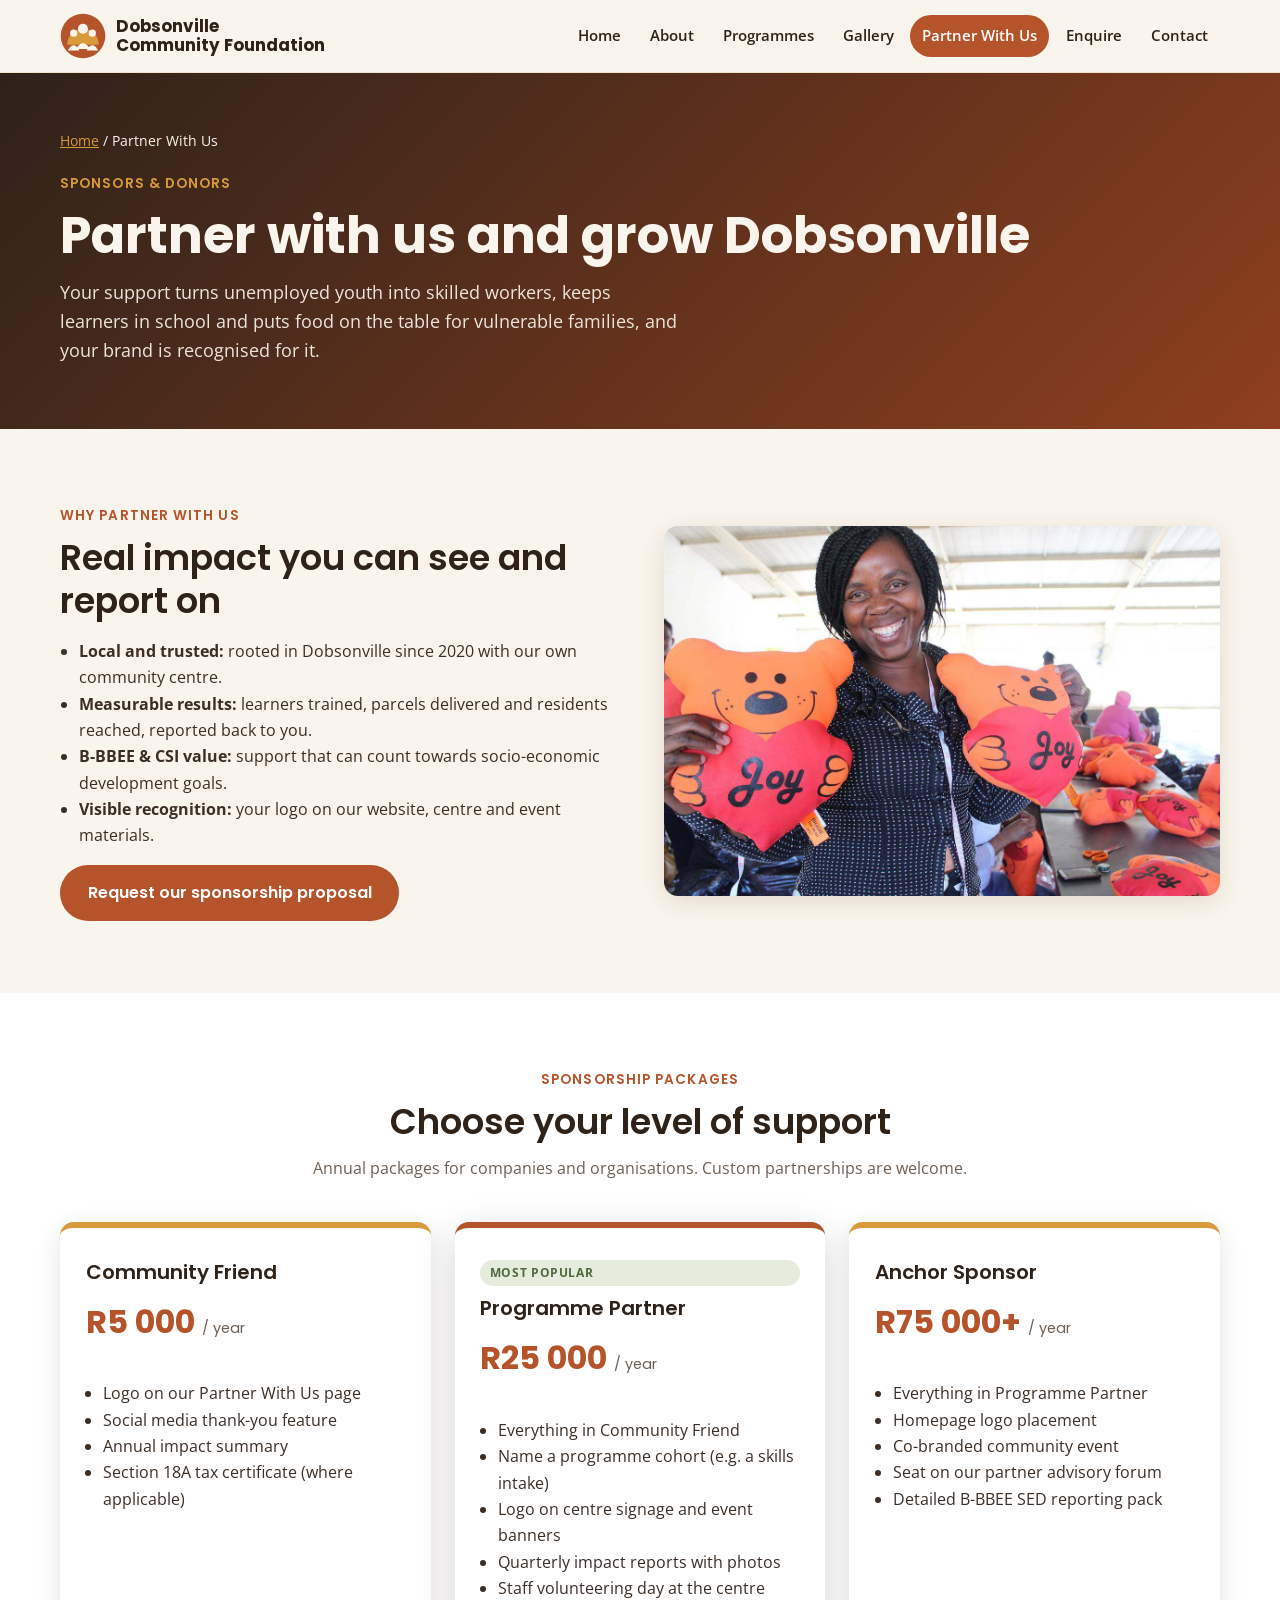
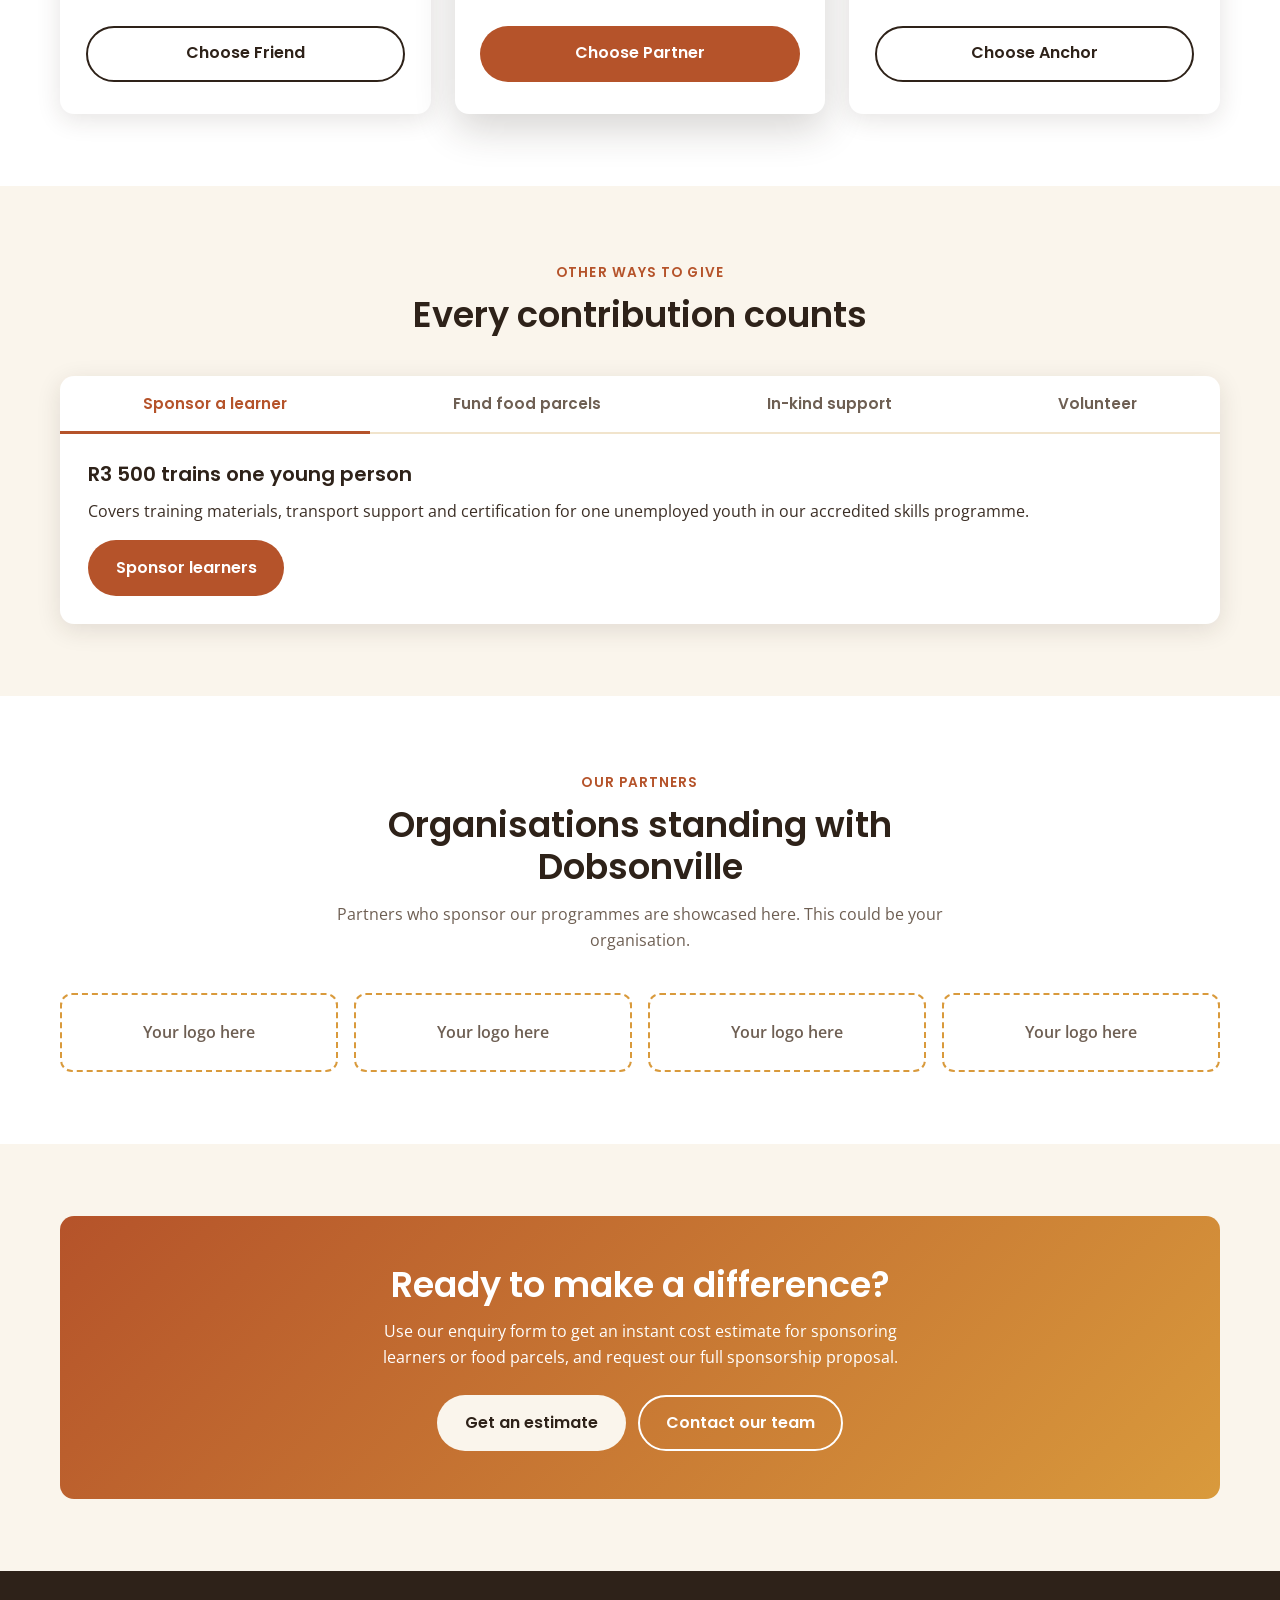
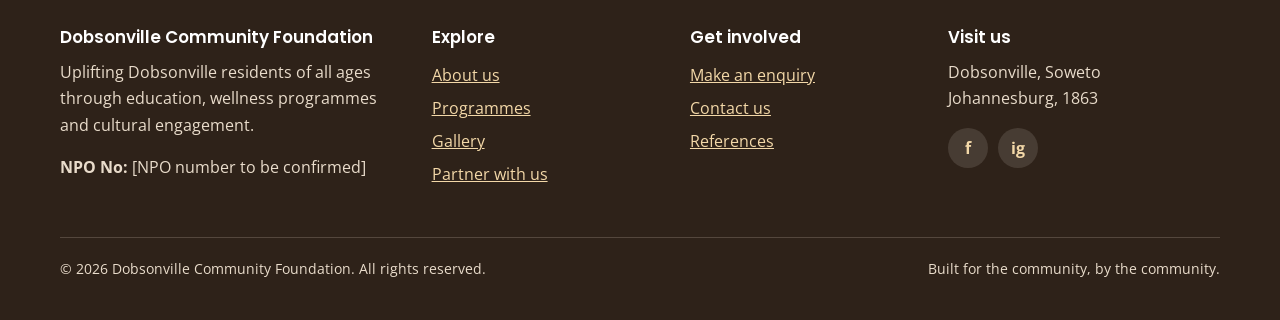
<file: partner.html>
<!DOCTYPE html>
<html lang="en-ZA">
<head>
  <meta charset="UTF-8">
  <meta name="viewport" content="width=device-width, initial-scale=1.0">
  <title>Partner With Us | Sponsor Dobsonville Community Foundation</title>
  <meta name="description" content="Sponsor the Dobsonville Community Foundation. Compare corporate packages, fund skills learners or food parcels and gain B-BBEE and social-impact recognition.">
  <meta name="keywords" content="sponsor Soweto NPO, corporate social investment Soweto, B-BBEE socio-economic development, donate Dobsonville, sponsorship packages NPO">
  <meta name="author" content="Dobsonville Community Foundation">
  <meta name="theme-color" content="#b5532a">

  <meta property="og:type" content="website">
  <meta property="og:site_name" content="Dobsonville Community Foundation">
  <meta property="og:title" content="Partner With Us | Sponsor Dobsonville Community Foundation">
  <meta property="og:description" content="Corporate sponsorship packages that fund youth skills, education and food security in Dobsonville, Soweto.">
  <meta property="og:image" content="images/community-volunteers-group-photo.jpg">
  <meta property="og:image:alt" content="Group of smiling community volunteers">
  <meta property="og:locale" content="en_ZA">
  <meta name="twitter:card" content="summary_large_image">

  <link rel="icon" href="images/dobsonville-community-foundation-logo.svg" type="image/svg+xml">
  <link rel="preconnect" href="https://fonts.googleapis.com">
  <link rel="preconnect" href="https://fonts.gstatic.com" crossorigin>
  <link href="https://fonts.googleapis.com/css2?family=Open+Sans:wght@400;600;700&family=Poppins:wght@500;600;700&display=swap" rel="stylesheet">
  <link rel="stylesheet" href="css/style.css">
</head>
<body>
  <a class="skip-link" href="#main">Skip to main content</a>

  <header class="site-header">
    <div class="container header-inner">
      <a href="index.html" class="logo">
        <img src="images/dobsonville-community-foundation-logo.svg" alt="" width="46" height="46">
        <span>Dobsonville<br>Community Foundation</span>
      </a>
      <button class="nav-toggle" type="button" aria-controls="main-nav" aria-expanded="false" aria-label="Open menu">
        <span class="nav-toggle-bar"></span>
        <span class="nav-toggle-bar"></span>
        <span class="nav-toggle-bar"></span>
      </button>
      <nav id="main-nav" class="main-nav" aria-label="Main navigation">
        <ul>
          <li><a href="index.html">Home</a></li>
          <li><a href="about.html">About</a></li>
          <li><a href="services.html">Programmes</a></li>
          <li><a href="gallery.html">Gallery</a></li>
          <li><a href="partner.html" class="active" aria-current="page">Partner With Us</a></li>
          <li><a href="enquiry.html">Enquire</a></li>
          <li><a href="contact.html">Contact</a></li>
        </ul>
      </nav>
    </div>
  </header>

  <main id="main" tabindex="-1">
    <section class="page-banner">
      <div class="container">
        <nav class="breadcrumb" aria-label="Breadcrumb"><a href="index.html">Home</a> / Partner With Us</nav>
        <span class="eyebrow">Sponsors &amp; donors</span>
        <h1>Partner with us and grow Dobsonville</h1>
        <p>Your support turns unemployed youth into skilled workers, keeps learners in school and puts food on the table for vulnerable families, and your brand is recognised for it.</p>
      </div>
    </section>

    <section class="section">
      <div class="container split">
        <div class="reveal">
          <span class="eyebrow">Why partner with us</span>
          <h2>Real impact you can see and report on</h2>
          <ul>
            <li><strong>Local and trusted:</strong> rooted in Dobsonville since 2020 with our own community centre.</li>
            <li><strong>Measurable results:</strong> learners trained, parcels delivered and residents reached, reported back to you.</li>
            <li><strong>B-BBEE &amp; CSI value:</strong> support that can count towards socio-economic development goals.</li>
            <li><strong>Visible recognition:</strong> your logo on our website, centre and event materials.</li>
          </ul>
          <a href="enquiry.html?type=sponsorship" class="btn btn-primary">Request our sponsorship proposal</a>
        </div>
        <img class="reveal" src="images/woman-holding-handmade-craft-products.jpg" alt="Smiling woman holding handmade craft products made in a skills programme" width="1200" height="800" loading="lazy">
      </div>
    </section>

    <section class="section section-alt">
      <div class="container">
        <div class="section-head reveal">
          <span class="eyebrow">Sponsorship packages</span>
          <h2>Choose your level of support</h2>
          <p>Annual packages for companies and organisations. Custom partnerships are welcome.</p>
        </div>
        <div class="tier-grid">
          <article class="tier reveal">
            <h3>Community Friend</h3>
            <p class="tier-price">R5 000 <small>/ year</small></p>
            <ul>
              <li>Logo on our Partner With Us page</li>
              <li>Social media thank-you feature</li>
              <li>Annual impact summary</li>
              <li>Section 18A tax certificate (where applicable)</li>
            </ul>
            <a href="enquiry.html?type=sponsorship" class="btn btn-outline">Choose Friend</a>
          </article>
          <article class="tier featured reveal">
            <span class="tag">Most popular</span>
            <h3>Programme Partner</h3>
            <p class="tier-price">R25 000 <small>/ year</small></p>
            <ul>
              <li>Everything in Community Friend</li>
              <li>Name a programme cohort (e.g. a skills intake)</li>
              <li>Logo on centre signage and event banners</li>
              <li>Quarterly impact reports with photos</li>
              <li>Staff volunteering day at the centre</li>
            </ul>
            <a href="enquiry.html?type=sponsorship" class="btn btn-primary">Choose Partner</a>
          </article>
          <article class="tier reveal">
            <h3>Anchor Sponsor</h3>
            <p class="tier-price">R75 000+ <small>/ year</small></p>
            <ul>
              <li>Everything in Programme Partner</li>
              <li>Homepage logo placement</li>
              <li>Co-branded community event</li>
              <li>Seat on our partner advisory forum</li>
              <li>Detailed B-BBEE SED reporting pack</li>
            </ul>
            <a href="enquiry.html?type=sponsorship" class="btn btn-outline">Choose Anchor</a>
          </article>
        </div>
      </div>
    </section>

    <section class="section">
      <div class="container">
        <div class="section-head reveal">
          <span class="eyebrow">Other ways to give</span>
          <h2>Every contribution counts</h2>
        </div>
        <div class="tabs reveal" data-tabs>
          <div class="tab-list" role="tablist" aria-label="Ways to give">
            <button role="tab" id="tab-learner" aria-controls="panel-learner" aria-selected="true">Sponsor a learner</button>
            <button role="tab" id="tab-food" aria-controls="panel-food" aria-selected="false" tabindex="-1">Fund food parcels</button>
            <button role="tab" id="tab-kind" aria-controls="panel-kind" aria-selected="false" tabindex="-1">In-kind support</button>
            <button role="tab" id="tab-time" aria-controls="panel-time" aria-selected="false" tabindex="-1">Volunteer</button>
          </div>
          <div class="tab-panel" id="panel-learner" role="tabpanel" aria-labelledby="tab-learner" tabindex="0">
            <h3>R3 500 trains one young person</h3>
            <p>Covers training materials, transport support and certification for one unemployed youth in our accredited skills programme.</p>
            <a href="enquiry.html?type=sponsorship" class="btn btn-primary">Sponsor learners</a>
          </div>
          <div class="tab-panel" id="panel-food" role="tabpanel" aria-labelledby="tab-food" tabindex="0" hidden>
            <h3>R450 feeds a family for a month</h3>
            <p>Each food parcel contains staple groceries and fresh produce for a household of about four people.</p>
            <a href="enquiry.html?type=food-sponsor" class="btn btn-primary">Fund food parcels</a>
          </div>
          <div class="tab-panel" id="panel-kind" role="tabpanel" aria-labelledby="tab-kind" tabindex="0" hidden>
            <h3>Equipment, venues and expertise</h3>
            <p>Laptops for digital literacy, stationery for tutoring, tools for vocational training, or professional skills such as accounting and marketing all make a lasting difference.</p>
            <a href="contact.html" class="btn btn-primary">Talk to us</a>
          </div>
          <div class="tab-panel" id="panel-time" role="tabpanel" aria-labelledby="tab-time" tabindex="0" hidden>
            <h3>Give your time</h3>
            <p>Tutor a learner, mentor a young adult or help pack food parcels. Teams from companies are very welcome.</p>
            <a href="enquiry.html?type=volunteer" class="btn btn-primary">Volunteer with us</a>
          </div>
        </div>
      </div>
    </section>

    <section class="section section-alt">
      <div class="container">
        <div class="section-head reveal">
          <span class="eyebrow">Our partners</span>
          <h2>Organisations standing with Dobsonville</h2>
          <p>Partners who sponsor our programmes are showcased here. This could be your organisation.</p>
        </div>
        <div class="partner-logos reveal">
          <div class="partner-slot">Your logo here</div>
          <div class="partner-slot">Your logo here</div>
          <div class="partner-slot">Your logo here</div>
          <div class="partner-slot">Your logo here</div>
        </div>
      </div>
    </section>

    <section class="section">
      <div class="container">
        <div class="cta reveal">
          <h2>Ready to make a difference?</h2>
          <p>Use our enquiry form to get an instant cost estimate for sponsoring learners or food parcels, and request our full sponsorship proposal.</p>
          <div class="btn-row">
            <a href="enquiry.html?type=sponsorship" class="btn btn-light">Get an estimate</a>
            <a href="contact.html" class="btn btn-outline-light">Contact our team</a>
          </div>
        </div>
      </div>
    </section>
  </main>

  <footer class="site-footer">
    <div class="container footer-grid">
      <div>
        <h2>Dobsonville Community Foundation</h2>
        <p>Uplifting Dobsonville residents of all ages through education, wellness programmes and cultural engagement.</p>
        <p><strong>NPO No:</strong> <span>[NPO number to be confirmed]</span></p>
      </div>
      <div>
        <h2>Explore</h2>
        <ul>
          <li><a href="about.html">About us</a></li>
          <li><a href="services.html">Programmes</a></li>
          <li><a href="gallery.html">Gallery</a></li>
          <li><a href="partner.html">Partner with us</a></li>
        </ul>
      </div>
      <div>
        <h2>Get involved</h2>
        <ul>
          <li><a href="enquiry.html">Make an enquiry</a></li>
          <li><a href="contact.html">Contact us</a></li>
          <li><a href="references.html">References</a></li>
        </ul>
      </div>
      <div>
        <h2>Visit us</h2>
        <p>Dobsonville, Soweto<br>Johannesburg, 1863</p>
        <div class="socials">
          <a href="https://www.facebook.com/" target="_blank" rel="noopener" aria-label="Facebook (opens in a new tab)">f</a>
          <a href="https://www.instagram.com/" target="_blank" rel="noopener" aria-label="Instagram (opens in a new tab)">ig</a>
        </div>
      </div>
    </div>
    <div class="container footer-bottom">
      <p>&copy; <span data-year>2026</span> Dobsonville Community Foundation. All rights reserved.</p>
      <p>Built for the community, by the community.</p>
    </div>
  </footer>

  <button class="back-to-top" type="button" aria-label="Back to top">&#8593;</button>
  <script src="js/main.js"></script>
</body>
</html>
</file>
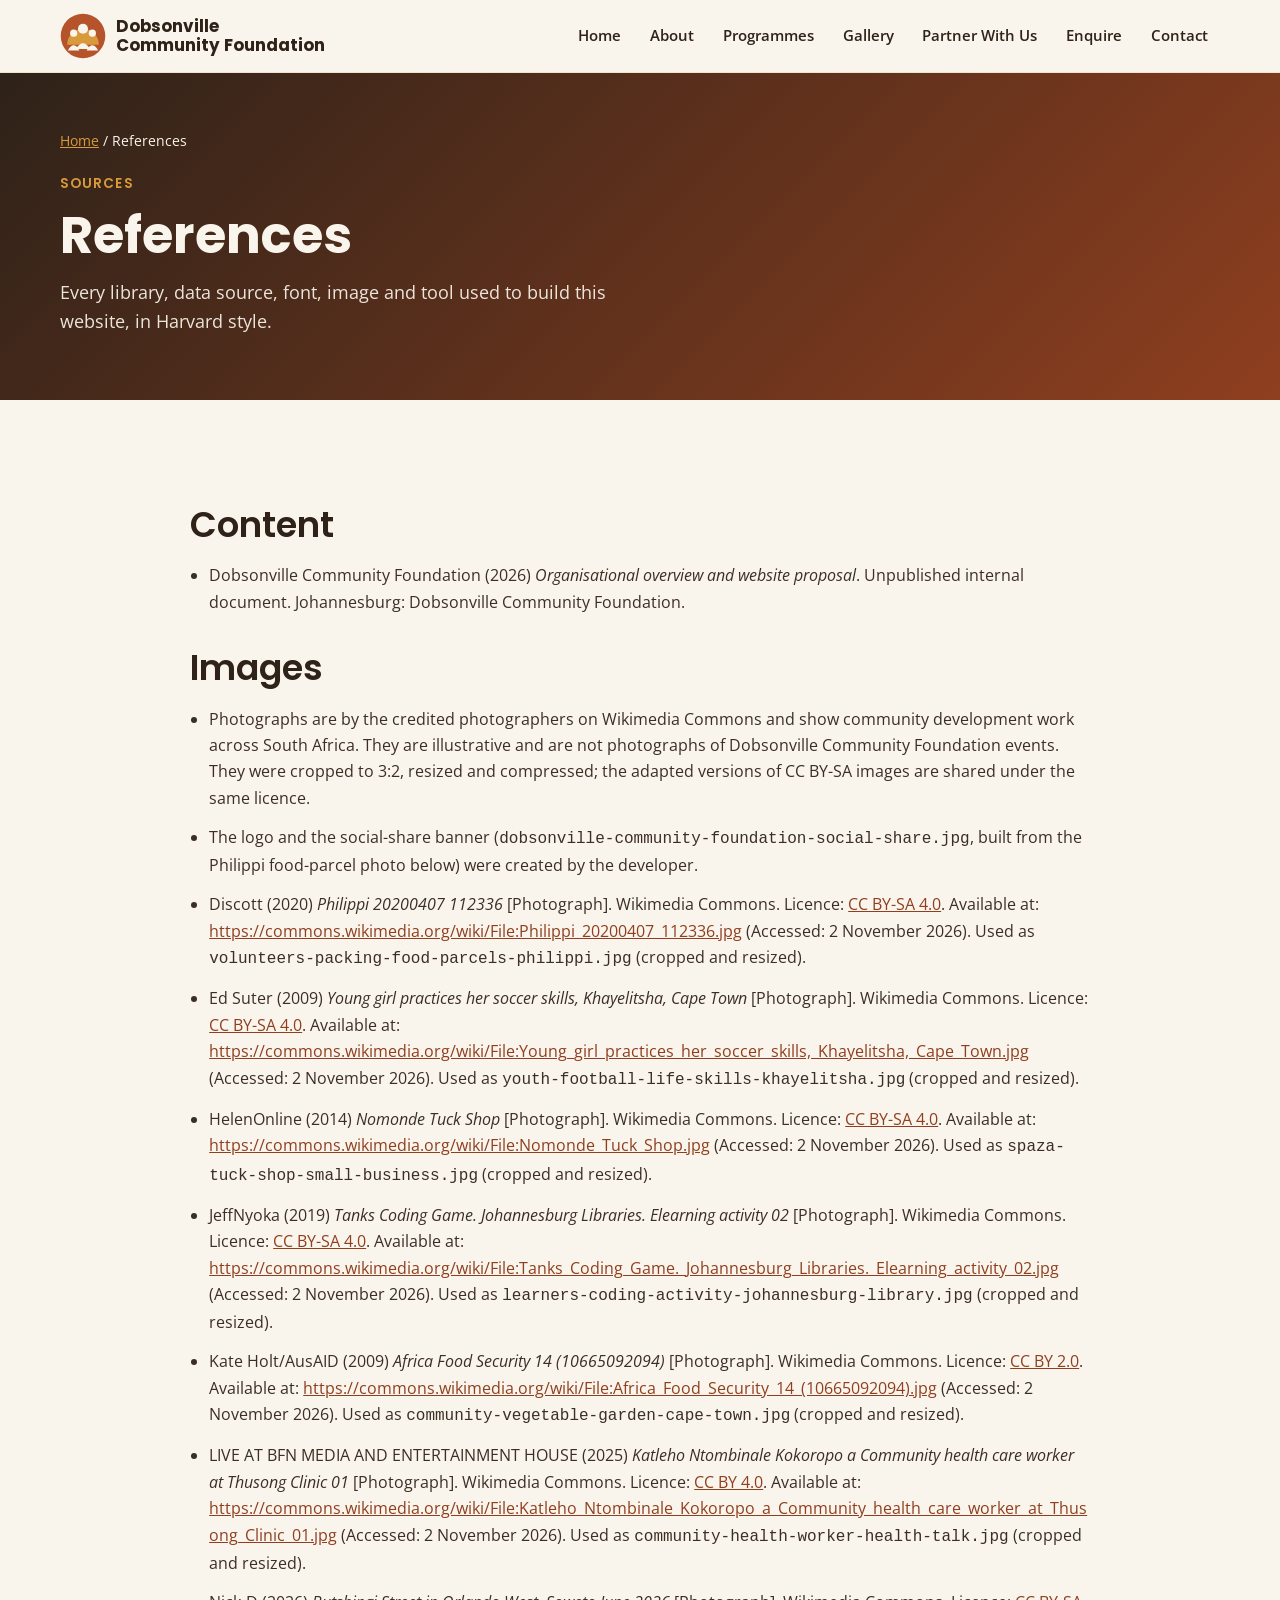
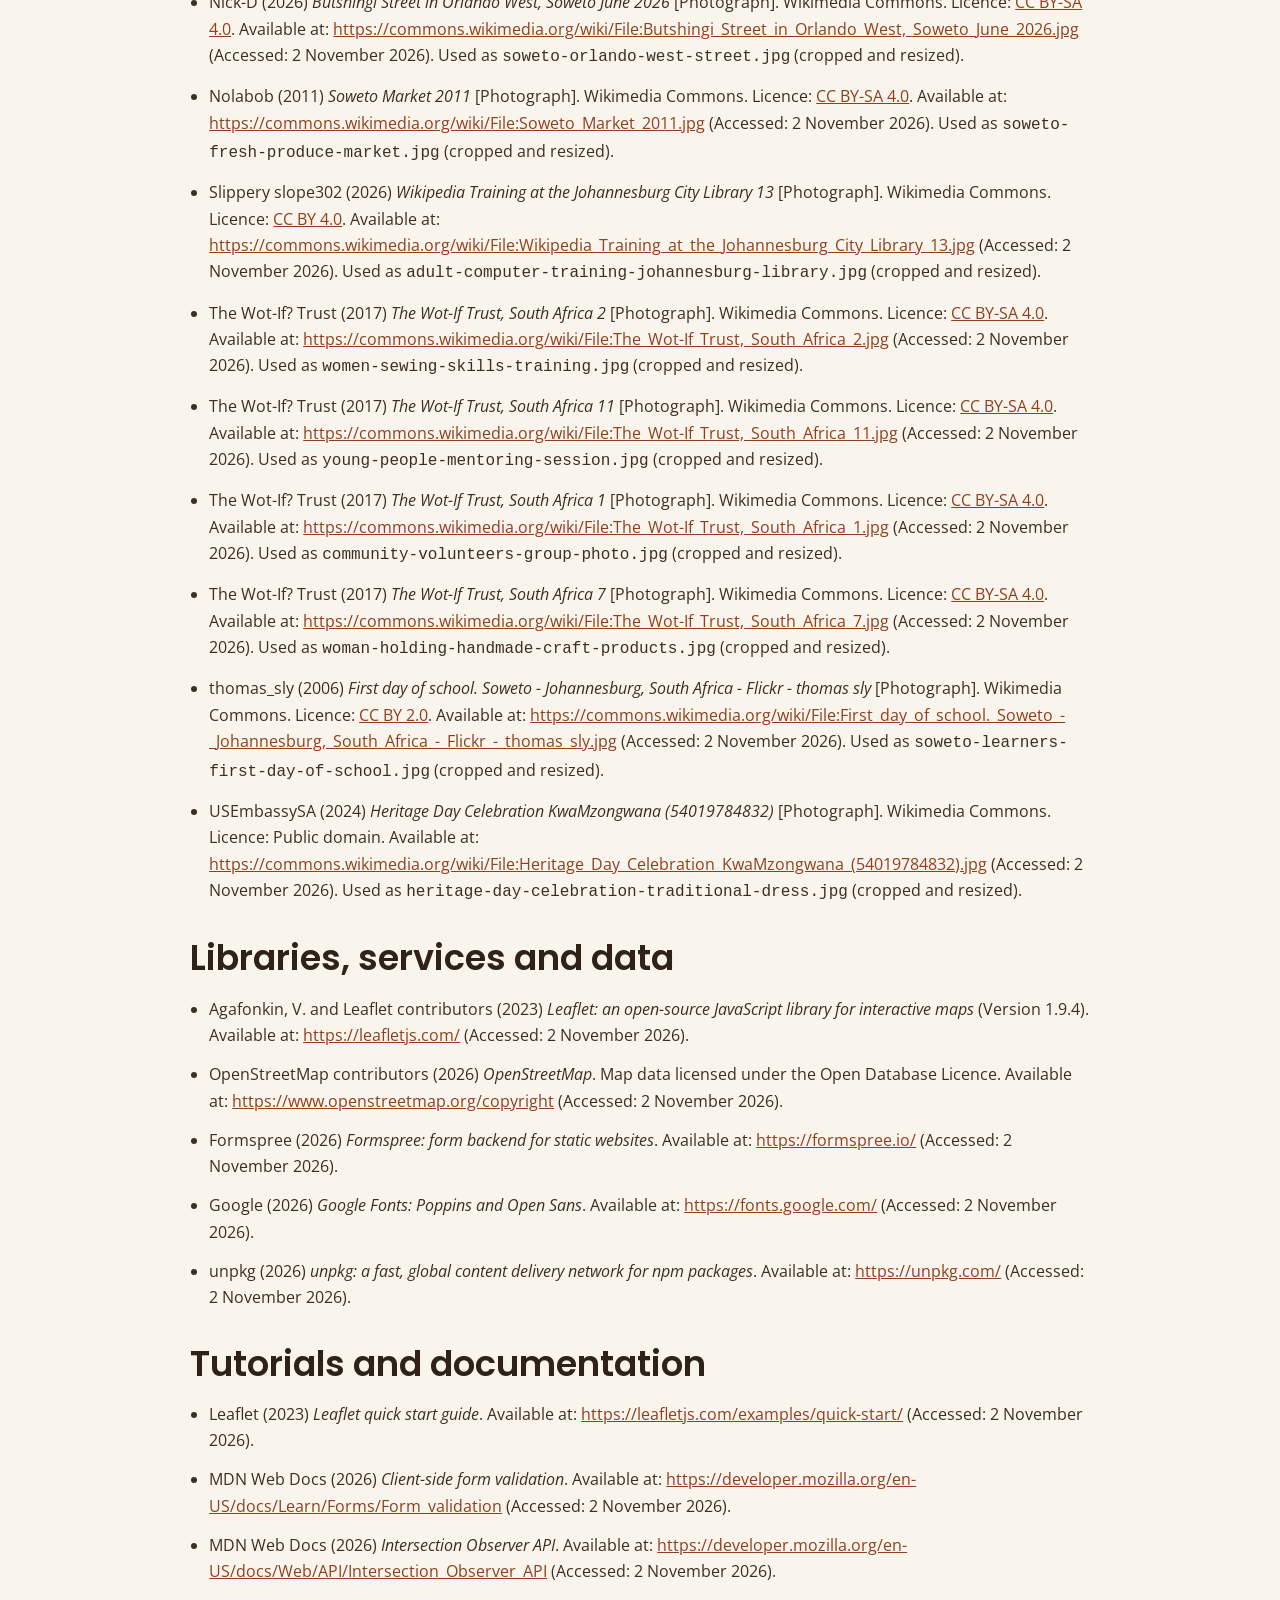
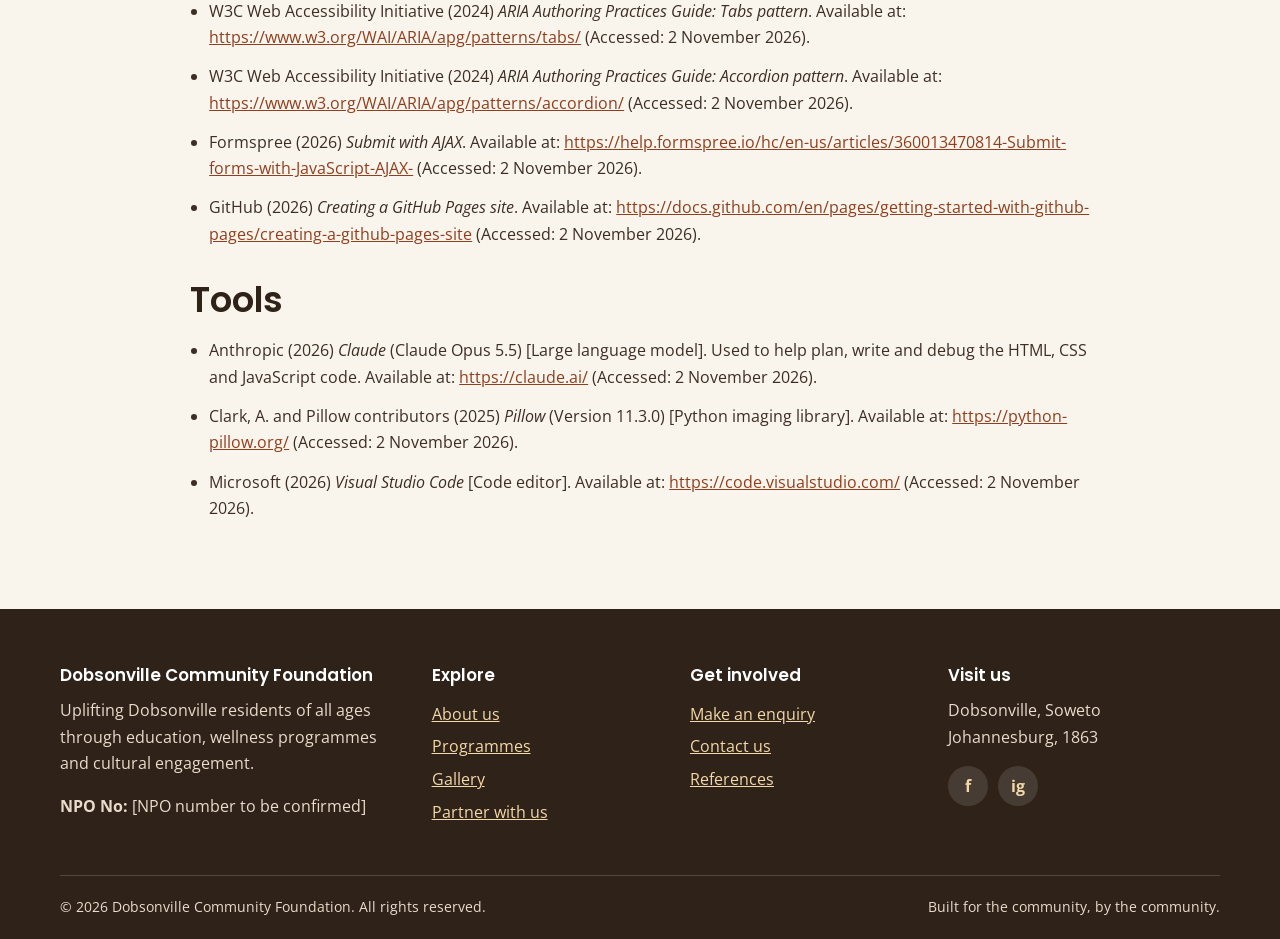
<file: references.html>
<!DOCTYPE html>
<html lang="en-ZA">
<head>
  <meta charset="UTF-8">
  <meta name="viewport" content="width=device-width, initial-scale=1.0">
  <title>References | Dobsonville Community Foundation Sources</title>
  <meta name="description" content="Sources used to build the Dobsonville Community Foundation website, including libraries, map data, fonts, images, tutorials and AI tools in Harvard style.">
  <meta name="keywords" content="Dobsonville Community Foundation references, website sources, Leaflet OpenStreetMap credit, Formspree, Harvard referencing">
  <meta name="author" content="Dobsonville Community Foundation">
  <meta name="robots" content="index, follow">
  <meta name="theme-color" content="#b5532a">

  <meta property="og:type" content="website">
  <meta property="og:site_name" content="Dobsonville Community Foundation">
  <meta property="og:title" content="References | Dobsonville Community Foundation Sources">
  <meta property="og:description" content="Libraries, data, fonts, images, tutorials and tools used to build this website.">
  <meta property="og:image" content="images/dobsonville-community-foundation-social-share.jpg">
  <meta property="og:image:alt" content="Dobsonville Community Foundation banner">
  <meta property="og:locale" content="en_ZA">
  <meta name="twitter:card" content="summary_large_image">

  <link rel="icon" href="images/dobsonville-community-foundation-logo.svg" type="image/svg+xml">
  <link rel="preconnect" href="https://fonts.googleapis.com">
  <link rel="preconnect" href="https://fonts.gstatic.com" crossorigin>
  <link href="https://fonts.googleapis.com/css2?family=Open+Sans:wght@400;600;700&family=Poppins:wght@500;600;700&display=swap" rel="stylesheet">
  <link rel="stylesheet" href="css/style.css">
</head>
<body>
  <a class="skip-link" href="#main">Skip to main content</a>

  <header class="site-header">
    <div class="container header-inner">
      <a href="index.html" class="logo">
        <img src="images/dobsonville-community-foundation-logo.svg" alt="" width="46" height="46">
        <span>Dobsonville<br>Community Foundation</span>
      </a>
      <button class="nav-toggle" type="button" aria-controls="main-nav" aria-expanded="false" aria-label="Open menu">
        <span class="nav-toggle-bar"></span>
        <span class="nav-toggle-bar"></span>
        <span class="nav-toggle-bar"></span>
      </button>
      <nav id="main-nav" class="main-nav" aria-label="Main navigation">
        <ul>
          <li><a href="index.html">Home</a></li>
          <li><a href="about.html">About</a></li>
          <li><a href="services.html">Programmes</a></li>
          <li><a href="gallery.html">Gallery</a></li>
          <li><a href="partner.html">Partner With Us</a></li>
          <li><a href="enquiry.html">Enquire</a></li>
          <li><a href="contact.html">Contact</a></li>
        </ul>
      </nav>
    </div>
  </header>

  <main id="main" tabindex="-1">
    <section class="page-banner">
      <div class="container">
        <nav class="breadcrumb" aria-label="Breadcrumb"><a href="index.html">Home</a> / References</nav>
        <span class="eyebrow">Sources</span>
        <h1>References</h1>
        <p>Every library, data source, font, image and tool used to build this website, in Harvard style.</p>
      </div>
    </section>

    <section class="section">
      <div class="container references">
        <h2>Content</h2>
        <ul>
          <li>Dobsonville Community Foundation (2026) <em>Organisational overview and website proposal</em>. Unpublished internal document. Johannesburg: Dobsonville Community Foundation.</li>
        </ul>

        <h2 id="image-credits">Images</h2>
        <ul>
          <li>Photographs are by the credited photographers on Wikimedia Commons and show community development work across South Africa. They are illustrative and are not photographs of Dobsonville Community Foundation events. They were cropped to 3:2, resized and compressed; the adapted versions of CC BY-SA images are shared under the same licence.</li>
          <li>The logo and the social-share banner (<code>dobsonville-community-foundation-social-share.jpg</code>, built from the Philippi food-parcel photo below) were created by the developer.</li>
          <li>Discott (2020) <em>Philippi 20200407 112336</em> [Photograph]. Wikimedia Commons. Licence: <a href="https://creativecommons.org/licenses/by-sa/4.0" target="_blank" rel="noopener">CC BY-SA 4.0</a>. Available at: <a href="https://commons.wikimedia.org/wiki/File:Philippi_20200407_112336.jpg" target="_blank" rel="noopener">https://commons.wikimedia.org/wiki/File:Philippi_20200407_112336.jpg</a> (Accessed: 2 November 2026). Used as <code>volunteers-packing-food-parcels-philippi.jpg</code> (cropped and resized).</li>
          <li>Ed Suter (2009) <em>Young girl practices her soccer skills, Khayelitsha, Cape Town</em> [Photograph]. Wikimedia Commons. Licence: <a href="https://creativecommons.org/licenses/by-sa/4.0" target="_blank" rel="noopener">CC BY-SA 4.0</a>. Available at: <a href="https://commons.wikimedia.org/wiki/File:Young_girl_practices_her_soccer_skills,_Khayelitsha,_Cape_Town.jpg" target="_blank" rel="noopener">https://commons.wikimedia.org/wiki/File:Young_girl_practices_her_soccer_skills,_Khayelitsha,_Cape_Town.jpg</a> (Accessed: 2 November 2026). Used as <code>youth-football-life-skills-khayelitsha.jpg</code> (cropped and resized).</li>
          <li>HelenOnline (2014) <em>Nomonde Tuck Shop</em> [Photograph]. Wikimedia Commons. Licence: <a href="https://creativecommons.org/licenses/by-sa/4.0" target="_blank" rel="noopener">CC BY-SA 4.0</a>. Available at: <a href="https://commons.wikimedia.org/wiki/File:Nomonde_Tuck_Shop.jpg" target="_blank" rel="noopener">https://commons.wikimedia.org/wiki/File:Nomonde_Tuck_Shop.jpg</a> (Accessed: 2 November 2026). Used as <code>spaza-tuck-shop-small-business.jpg</code> (cropped and resized).</li>
          <li>JeffNyoka (2019) <em>Tanks Coding Game. Johannesburg Libraries. Elearning activity 02</em> [Photograph]. Wikimedia Commons. Licence: <a href="https://creativecommons.org/licenses/by-sa/4.0" target="_blank" rel="noopener">CC BY-SA 4.0</a>. Available at: <a href="https://commons.wikimedia.org/wiki/File:Tanks_Coding_Game._Johannesburg_Libraries._Elearning_activity_02.jpg" target="_blank" rel="noopener">https://commons.wikimedia.org/wiki/File:Tanks_Coding_Game._Johannesburg_Libraries._Elearning_activity_02.jpg</a> (Accessed: 2 November 2026). Used as <code>learners-coding-activity-johannesburg-library.jpg</code> (cropped and resized).</li>
          <li>Kate Holt/AusAID (2009) <em>Africa Food Security 14 (10665092094)</em> [Photograph]. Wikimedia Commons. Licence: <a href="https://creativecommons.org/licenses/by/2.0" target="_blank" rel="noopener">CC BY 2.0</a>. Available at: <a href="https://commons.wikimedia.org/wiki/File:Africa_Food_Security_14_(10665092094).jpg" target="_blank" rel="noopener">https://commons.wikimedia.org/wiki/File:Africa_Food_Security_14_(10665092094).jpg</a> (Accessed: 2 November 2026). Used as <code>community-vegetable-garden-cape-town.jpg</code> (cropped and resized).</li>
          <li>LIVE AT BFN MEDIA AND ENTERTAINMENT HOUSE (2025) <em>Katleho Ntombinale Kokoropo a Community health care worker at Thusong Clinic 01</em> [Photograph]. Wikimedia Commons. Licence: <a href="https://creativecommons.org/licenses/by/4.0" target="_blank" rel="noopener">CC BY 4.0</a>. Available at: <a href="https://commons.wikimedia.org/wiki/File:Katleho_Ntombinale_Kokoropo_a_Community_health_care_worker_at_Thusong_Clinic_01.jpg" target="_blank" rel="noopener">https://commons.wikimedia.org/wiki/File:Katleho_Ntombinale_Kokoropo_a_Community_health_care_worker_at_Thusong_Clinic_01.jpg</a> (Accessed: 2 November 2026). Used as <code>community-health-worker-health-talk.jpg</code> (cropped and resized).</li>
          <li>Nick-D (2026) <em>Butshingi Street in Orlando West, Soweto June 2026</em> [Photograph]. Wikimedia Commons. Licence: <a href="https://creativecommons.org/licenses/by-sa/4.0" target="_blank" rel="noopener">CC BY-SA 4.0</a>. Available at: <a href="https://commons.wikimedia.org/wiki/File:Butshingi_Street_in_Orlando_West,_Soweto_June_2026.jpg" target="_blank" rel="noopener">https://commons.wikimedia.org/wiki/File:Butshingi_Street_in_Orlando_West,_Soweto_June_2026.jpg</a> (Accessed: 2 November 2026). Used as <code>soweto-orlando-west-street.jpg</code> (cropped and resized).</li>
          <li>Nolabob (2011) <em>Soweto Market 2011</em> [Photograph]. Wikimedia Commons. Licence: <a href="https://creativecommons.org/licenses/by-sa/4.0" target="_blank" rel="noopener">CC BY-SA 4.0</a>. Available at: <a href="https://commons.wikimedia.org/wiki/File:Soweto_Market_2011.jpg" target="_blank" rel="noopener">https://commons.wikimedia.org/wiki/File:Soweto_Market_2011.jpg</a> (Accessed: 2 November 2026). Used as <code>soweto-fresh-produce-market.jpg</code> (cropped and resized).</li>
          <li>Slippery slope302 (2026) <em>Wikipedia Training at the Johannesburg City Library 13</em> [Photograph]. Wikimedia Commons. Licence: <a href="https://creativecommons.org/licenses/by/4.0" target="_blank" rel="noopener">CC BY 4.0</a>. Available at: <a href="https://commons.wikimedia.org/wiki/File:Wikipedia_Training_at_the_Johannesburg_City_Library_13.jpg" target="_blank" rel="noopener">https://commons.wikimedia.org/wiki/File:Wikipedia_Training_at_the_Johannesburg_City_Library_13.jpg</a> (Accessed: 2 November 2026). Used as <code>adult-computer-training-johannesburg-library.jpg</code> (cropped and resized).</li>
          <li>The Wot-If? Trust (2017) <em>The Wot-If Trust, South Africa 2</em> [Photograph]. Wikimedia Commons. Licence: <a href="https://creativecommons.org/licenses/by-sa/4.0" target="_blank" rel="noopener">CC BY-SA 4.0</a>. Available at: <a href="https://commons.wikimedia.org/wiki/File:The_Wot-If_Trust,_South_Africa_2.jpg" target="_blank" rel="noopener">https://commons.wikimedia.org/wiki/File:The_Wot-If_Trust,_South_Africa_2.jpg</a> (Accessed: 2 November 2026). Used as <code>women-sewing-skills-training.jpg</code> (cropped and resized).</li>
          <li>The Wot-If? Trust (2017) <em>The Wot-If Trust, South Africa 11</em> [Photograph]. Wikimedia Commons. Licence: <a href="https://creativecommons.org/licenses/by-sa/4.0" target="_blank" rel="noopener">CC BY-SA 4.0</a>. Available at: <a href="https://commons.wikimedia.org/wiki/File:The_Wot-If_Trust,_South_Africa_11.jpg" target="_blank" rel="noopener">https://commons.wikimedia.org/wiki/File:The_Wot-If_Trust,_South_Africa_11.jpg</a> (Accessed: 2 November 2026). Used as <code>young-people-mentoring-session.jpg</code> (cropped and resized).</li>
          <li>The Wot-If? Trust (2017) <em>The Wot-If Trust, South Africa 1</em> [Photograph]. Wikimedia Commons. Licence: <a href="https://creativecommons.org/licenses/by-sa/4.0" target="_blank" rel="noopener">CC BY-SA 4.0</a>. Available at: <a href="https://commons.wikimedia.org/wiki/File:The_Wot-If_Trust,_South_Africa_1.jpg" target="_blank" rel="noopener">https://commons.wikimedia.org/wiki/File:The_Wot-If_Trust,_South_Africa_1.jpg</a> (Accessed: 2 November 2026). Used as <code>community-volunteers-group-photo.jpg</code> (cropped and resized).</li>
          <li>The Wot-If? Trust (2017) <em>The Wot-If Trust, South Africa 7</em> [Photograph]. Wikimedia Commons. Licence: <a href="https://creativecommons.org/licenses/by-sa/4.0" target="_blank" rel="noopener">CC BY-SA 4.0</a>. Available at: <a href="https://commons.wikimedia.org/wiki/File:The_Wot-If_Trust,_South_Africa_7.jpg" target="_blank" rel="noopener">https://commons.wikimedia.org/wiki/File:The_Wot-If_Trust,_South_Africa_7.jpg</a> (Accessed: 2 November 2026). Used as <code>woman-holding-handmade-craft-products.jpg</code> (cropped and resized).</li>
          <li>thomas_sly (2006) <em>First day of school. Soweto - Johannesburg, South Africa - Flickr - thomas sly</em> [Photograph]. Wikimedia Commons. Licence: <a href="https://creativecommons.org/licenses/by/2.0" target="_blank" rel="noopener">CC BY 2.0</a>. Available at: <a href="https://commons.wikimedia.org/wiki/File:First_day_of_school._Soweto_-_Johannesburg,_South_Africa_-_Flickr_-_thomas_sly.jpg" target="_blank" rel="noopener">https://commons.wikimedia.org/wiki/File:First_day_of_school._Soweto_-_Johannesburg,_South_Africa_-_Flickr_-_thomas_sly.jpg</a> (Accessed: 2 November 2026). Used as <code>soweto-learners-first-day-of-school.jpg</code> (cropped and resized).</li>
          <li>USEmbassySA (2024) <em>Heritage Day Celebration KwaMzongwana (54019784832)</em> [Photograph]. Wikimedia Commons. Licence: Public domain. Available at: <a href="https://commons.wikimedia.org/wiki/File:Heritage_Day_Celebration_KwaMzongwana_(54019784832).jpg" target="_blank" rel="noopener">https://commons.wikimedia.org/wiki/File:Heritage_Day_Celebration_KwaMzongwana_(54019784832).jpg</a> (Accessed: 2 November 2026). Used as <code>heritage-day-celebration-traditional-dress.jpg</code> (cropped and resized).</li>
        </ul>

        <h2>Libraries, services and data</h2>
        <ul>
          <li>Agafonkin, V. and Leaflet contributors (2023) <em>Leaflet: an open-source JavaScript library for interactive maps</em> (Version 1.9.4). Available at: <a href="https://leafletjs.com/" target="_blank" rel="noopener">https://leafletjs.com/</a> (Accessed: 2 November 2026).</li>
          <li>OpenStreetMap contributors (2026) <em>OpenStreetMap</em>. Map data licensed under the Open Database Licence. Available at: <a href="https://www.openstreetmap.org/copyright" target="_blank" rel="noopener">https://www.openstreetmap.org/copyright</a> (Accessed: 2 November 2026).</li>
          <li>Formspree (2026) <em>Formspree: form backend for static websites</em>. Available at: <a href="https://formspree.io/" target="_blank" rel="noopener">https://formspree.io/</a> (Accessed: 2 November 2026).</li>
          <li>Google (2026) <em>Google Fonts: Poppins and Open Sans</em>. Available at: <a href="https://fonts.google.com/" target="_blank" rel="noopener">https://fonts.google.com/</a> (Accessed: 2 November 2026).</li>
          <li>unpkg (2026) <em>unpkg: a fast, global content delivery network for npm packages</em>. Available at: <a href="https://unpkg.com/" target="_blank" rel="noopener">https://unpkg.com/</a> (Accessed: 2 November 2026).</li>
        </ul>

        <h2>Tutorials and documentation</h2>
        <ul>
          <li>Leaflet (2023) <em>Leaflet quick start guide</em>. Available at: <a href="https://leafletjs.com/examples/quick-start/" target="_blank" rel="noopener">https://leafletjs.com/examples/quick-start/</a> (Accessed: 2 November 2026).</li>
          <li>MDN Web Docs (2026) <em>Client-side form validation</em>. Available at: <a href="https://developer.mozilla.org/en-US/docs/Learn/Forms/Form_validation" target="_blank" rel="noopener">https://developer.mozilla.org/en-US/docs/Learn/Forms/Form_validation</a> (Accessed: 2 November 2026).</li>
          <li>MDN Web Docs (2026) <em>Intersection Observer API</em>. Available at: <a href="https://developer.mozilla.org/en-US/docs/Web/API/Intersection_Observer_API" target="_blank" rel="noopener">https://developer.mozilla.org/en-US/docs/Web/API/Intersection_Observer_API</a> (Accessed: 2 November 2026).</li>
          <li>W3C Web Accessibility Initiative (2024) <em>ARIA Authoring Practices Guide: Tabs pattern</em>. Available at: <a href="https://www.w3.org/WAI/ARIA/apg/patterns/tabs/" target="_blank" rel="noopener">https://www.w3.org/WAI/ARIA/apg/patterns/tabs/</a> (Accessed: 2 November 2026).</li>
          <li>W3C Web Accessibility Initiative (2024) <em>ARIA Authoring Practices Guide: Accordion pattern</em>. Available at: <a href="https://www.w3.org/WAI/ARIA/apg/patterns/accordion/" target="_blank" rel="noopener">https://www.w3.org/WAI/ARIA/apg/patterns/accordion/</a> (Accessed: 2 November 2026).</li>
          <li>Formspree (2026) <em>Submit with AJAX</em>. Available at: <a href="https://help.formspree.io/hc/en-us/articles/360013470814-Submit-forms-with-JavaScript-AJAX-" target="_blank" rel="noopener">https://help.formspree.io/hc/en-us/articles/360013470814-Submit-forms-with-JavaScript-AJAX-</a> (Accessed: 2 November 2026).</li>
          <li>GitHub (2026) <em>Creating a GitHub Pages site</em>. Available at: <a href="https://docs.github.com/en/pages/getting-started-with-github-pages/creating-a-github-pages-site" target="_blank" rel="noopener">https://docs.github.com/en/pages/getting-started-with-github-pages/creating-a-github-pages-site</a> (Accessed: 2 November 2026).</li>
        </ul>

        <h2>Tools</h2>
        <ul>
          <li>Anthropic (2026) <em>Claude</em> (Claude Opus 5.5) [Large language model]. Used to help plan, write and debug the HTML, CSS and JavaScript code. Available at: <a href="https://claude.ai/" target="_blank" rel="noopener">https://claude.ai/</a> (Accessed: 2 November 2026).</li>
          <li>Clark, A. and Pillow contributors (2025) <em>Pillow</em> (Version 11.3.0) [Python imaging library]. Available at: <a href="https://python-pillow.org/" target="_blank" rel="noopener">https://python-pillow.org/</a> (Accessed: 2 November 2026).</li>
          <li>Microsoft (2026) <em>Visual Studio Code</em> [Code editor]. Available at: <a href="https://code.visualstudio.com/" target="_blank" rel="noopener">https://code.visualstudio.com/</a> (Accessed: 2 November 2026).</li>
        </ul>
      </div>
    </section>
  </main>

  <footer class="site-footer">
    <div class="container footer-grid">
      <div>
        <h2>Dobsonville Community Foundation</h2>
        <p>Uplifting Dobsonville residents of all ages through education, wellness programmes and cultural engagement.</p>
        <p><strong>NPO No:</strong> <span>[NPO number to be confirmed]</span></p>
      </div>
      <div>
        <h2>Explore</h2>
        <ul>
          <li><a href="about.html">About us</a></li>
          <li><a href="services.html">Programmes</a></li>
          <li><a href="gallery.html">Gallery</a></li>
          <li><a href="partner.html">Partner with us</a></li>
        </ul>
      </div>
      <div>
        <h2>Get involved</h2>
        <ul>
          <li><a href="enquiry.html">Make an enquiry</a></li>
          <li><a href="contact.html">Contact us</a></li>
          <li><a href="references.html">References</a></li>
        </ul>
      </div>
      <div>
        <h2>Visit us</h2>
        <p>Dobsonville, Soweto<br>Johannesburg, 1863</p>
        <div class="socials">
          <a href="https://www.facebook.com/" target="_blank" rel="noopener" aria-label="Facebook (opens in a new tab)">f</a>
          <a href="https://www.instagram.com/" target="_blank" rel="noopener" aria-label="Instagram (opens in a new tab)">ig</a>
        </div>
      </div>
    </div>
    <div class="container footer-bottom">
      <p>&copy; <span data-year>2026</span> Dobsonville Community Foundation. All rights reserved.</p>
      <p>Built for the community, by the community.</p>
    </div>
  </footer>

  <button class="back-to-top" type="button" aria-label="Back to top">&#8593;</button>
  <script src="js/main.js"></script>
</body>
</html>
</file>
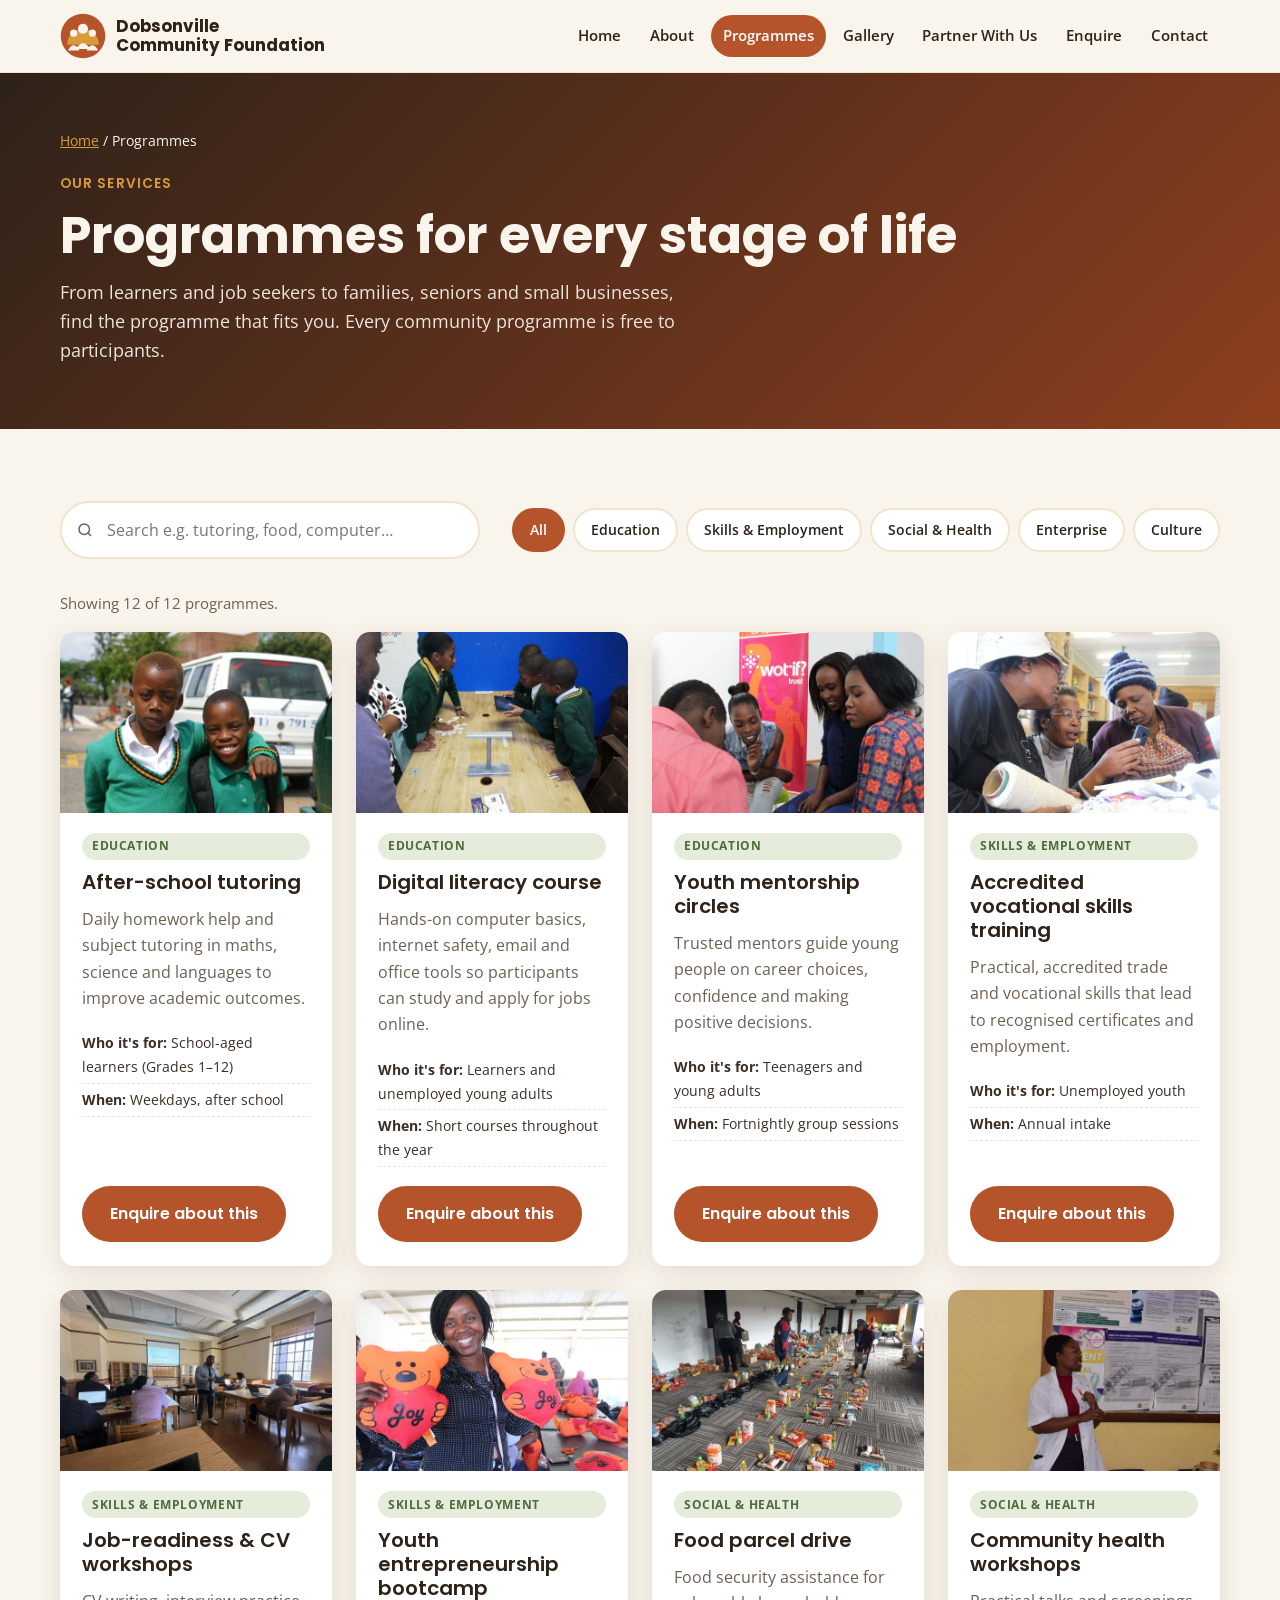
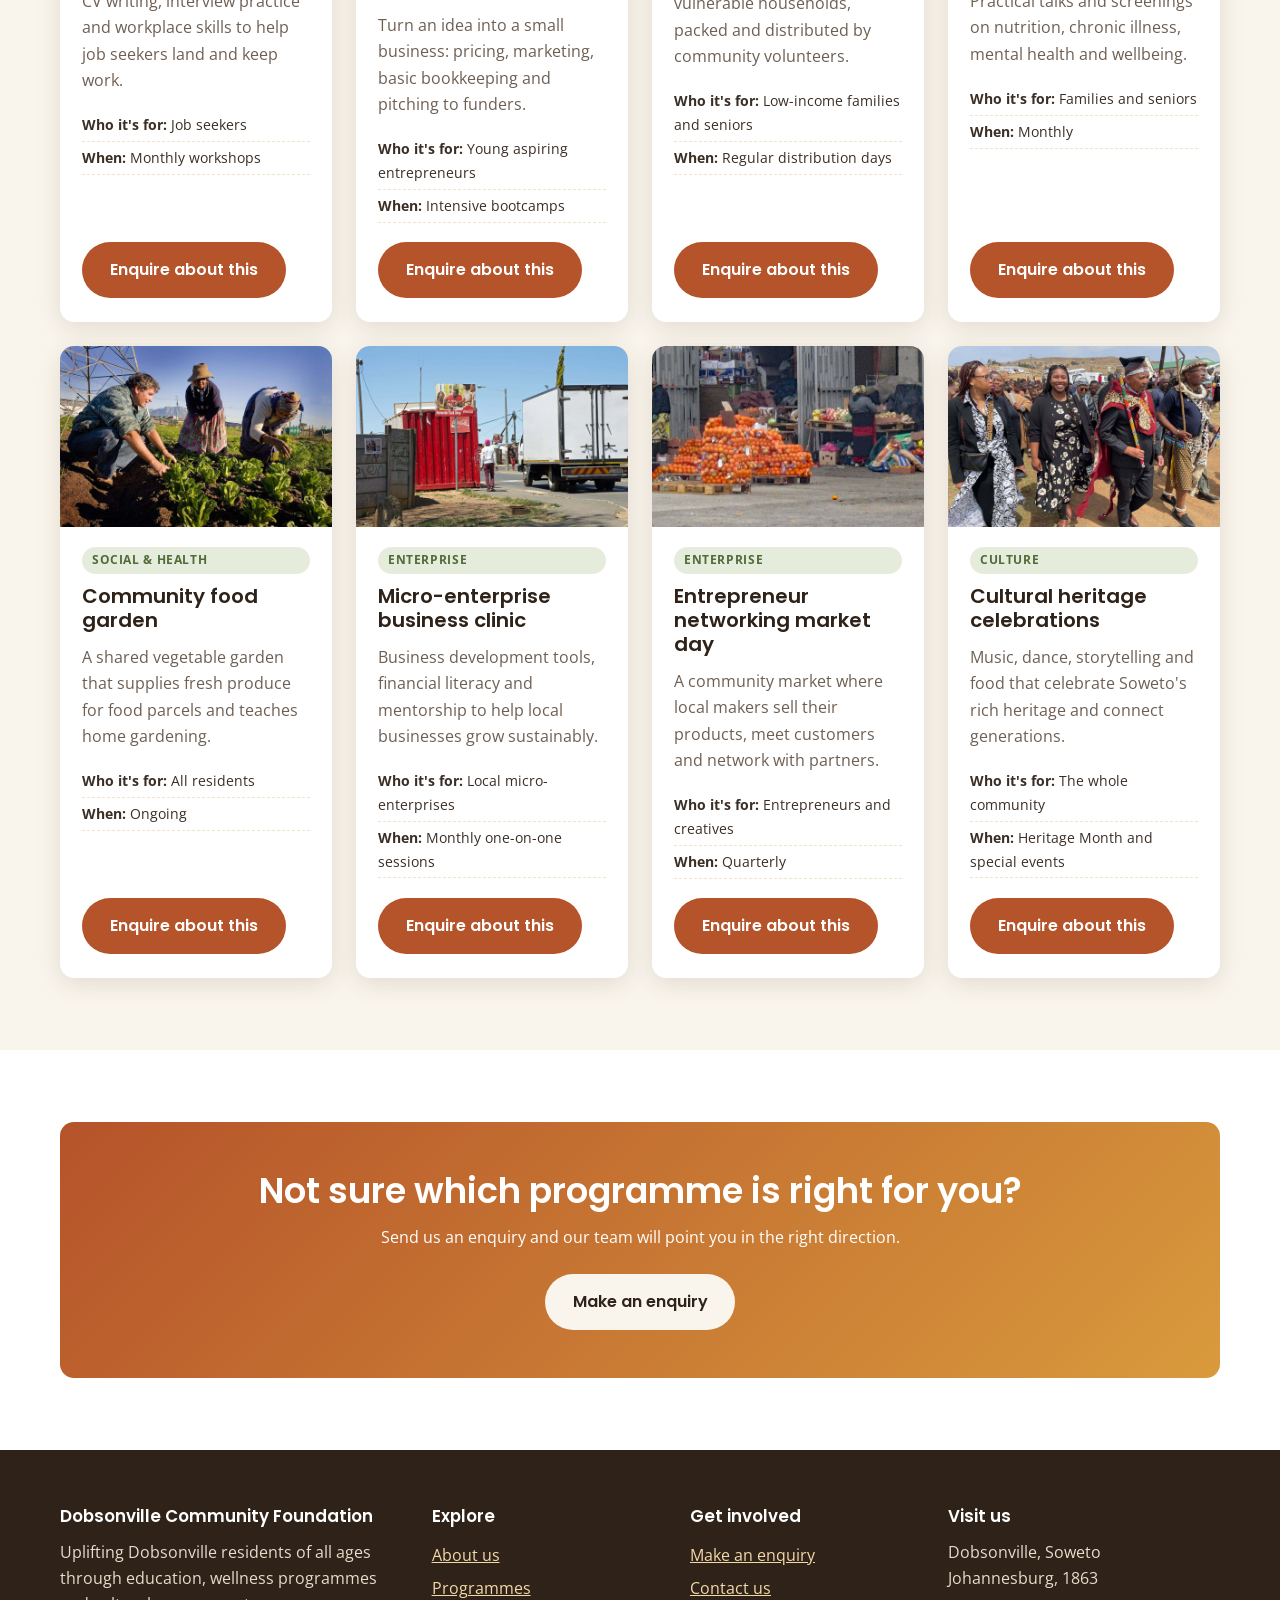
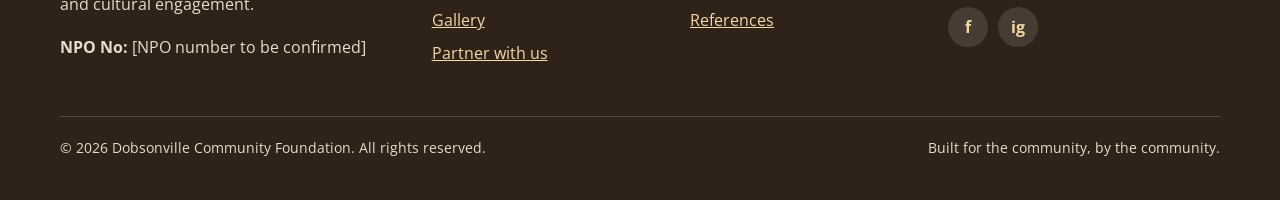
<file: services.html>
<!DOCTYPE html>
<html lang="en-ZA">
<head>
  <meta charset="UTF-8">
  <meta name="viewport" content="width=device-width, initial-scale=1.0">
  <title>Programmes | Dobsonville Community Foundation Soweto NPO</title>
  <meta name="description" content="Search Dobsonville Community Foundation programmes: after-school tutoring, digital literacy, accredited skills training, food parcels and business support.">
  <meta name="keywords" content="after-school tutoring Soweto, youth skills training Dobsonville, food parcels Soweto, digital literacy course, small business support Soweto">
  <meta name="author" content="Dobsonville Community Foundation">
  <meta name="theme-color" content="#b5532a">

  <meta property="og:type" content="website">
  <meta property="og:site_name" content="Dobsonville Community Foundation">
  <meta property="og:title" content="Programmes | Dobsonville Community Foundation Soweto NPO">
  <meta property="og:description" content="Tutoring, digital literacy, accredited skills training, food security and enterprise support for Dobsonville residents.">
  <meta property="og:image" content="images/learners-coding-activity-johannesburg-library.jpg">
  <meta property="og:image:alt" content="Learners working on a coding activity at a Johannesburg library">
  <meta property="og:locale" content="en_ZA">
  <meta name="twitter:card" content="summary_large_image">

  <link rel="icon" href="images/dobsonville-community-foundation-logo.svg" type="image/svg+xml">
  <link rel="preconnect" href="https://fonts.googleapis.com">
  <link rel="preconnect" href="https://fonts.gstatic.com" crossorigin>
  <link href="https://fonts.googleapis.com/css2?family=Open+Sans:wght@400;600;700&family=Poppins:wght@500;600;700&display=swap" rel="stylesheet">
  <link rel="stylesheet" href="css/style.css">
</head>
<body>
  <a class="skip-link" href="#main">Skip to main content</a>

  <header class="site-header">
    <div class="container header-inner">
      <a href="index.html" class="logo">
        <img src="images/dobsonville-community-foundation-logo.svg" alt="" width="46" height="46">
        <span>Dobsonville<br>Community Foundation</span>
      </a>
      <button class="nav-toggle" type="button" aria-controls="main-nav" aria-expanded="false" aria-label="Open menu">
        <span class="nav-toggle-bar"></span>
        <span class="nav-toggle-bar"></span>
        <span class="nav-toggle-bar"></span>
      </button>
      <nav id="main-nav" class="main-nav" aria-label="Main navigation">
        <ul>
          <li><a href="index.html">Home</a></li>
          <li><a href="about.html">About</a></li>
          <li><a href="services.html" class="active" aria-current="page">Programmes</a></li>
          <li><a href="gallery.html">Gallery</a></li>
          <li><a href="partner.html">Partner With Us</a></li>
          <li><a href="enquiry.html">Enquire</a></li>
          <li><a href="contact.html">Contact</a></li>
        </ul>
      </nav>
    </div>
  </header>

  <main id="main" tabindex="-1">
    <section class="page-banner">
      <div class="container">
        <nav class="breadcrumb" aria-label="Breadcrumb"><a href="index.html">Home</a> / Programmes</nav>
        <span class="eyebrow">Our services</span>
        <h1>Programmes for every stage of life</h1>
        <p>From learners and job seekers to families, seniors and small businesses, find the programme that fits you. Every community programme is free to participants.</p>
      </div>
    </section>

    <section class="section">
      <div class="container">
        <div class="toolbar">
          <div class="search-box">
            <label for="programme-search" class="visually-hidden">Search programmes</label>
            <svg viewBox="0 0 24 24" fill="none" stroke="currentColor" stroke-width="2" aria-hidden="true"><circle cx="11" cy="11" r="7"/><path d="m20 20-3.5-3.5"/></svg>
            <input type="search" id="programme-search" placeholder="Search e.g. tutoring, food, computer…" autocomplete="off" aria-describedby="result-count">
          </div>
          <div class="filter-buttons" id="programme-filters" role="group" aria-label="Filter programmes by category"></div>
        </div>

        <p class="result-count" id="result-count" aria-live="polite"></p>

        <div class="card-grid" id="programme-grid">
          <noscript><p>Please enable JavaScript to browse and search our programmes, or <a href="contact.html">contact us</a> for a full list.</p></noscript>
        </div>

        <div class="no-results" id="no-results" hidden>
          <h2>No programmes found for “<span id="no-results-term"></span>”</h2>
          <p>Try a different word such as “skills”, “food” or “youth”, or reset the filters.</p>
          <button type="button" class="btn btn-primary" id="clear-search">Clear search &amp; filters</button>
        </div>
      </div>
    </section>

    <section class="section section-alt">
      <div class="container">
        <div class="cta reveal">
          <h2>Not sure which programme is right for you?</h2>
          <p>Send us an enquiry and our team will point you in the right direction.</p>
          <div class="btn-row">
            <a href="enquiry.html" class="btn btn-light">Make an enquiry</a>
          </div>
        </div>
      </div>
    </section>
  </main>

  <footer class="site-footer">
    <div class="container footer-grid">
      <div>
        <h2>Dobsonville Community Foundation</h2>
        <p>Uplifting Dobsonville residents of all ages through education, wellness programmes and cultural engagement.</p>
        <p><strong>NPO No:</strong> <span>[NPO number to be confirmed]</span></p>
      </div>
      <div>
        <h2>Explore</h2>
        <ul>
          <li><a href="about.html">About us</a></li>
          <li><a href="services.html">Programmes</a></li>
          <li><a href="gallery.html">Gallery</a></li>
          <li><a href="partner.html">Partner with us</a></li>
        </ul>
      </div>
      <div>
        <h2>Get involved</h2>
        <ul>
          <li><a href="enquiry.html">Make an enquiry</a></li>
          <li><a href="contact.html">Contact us</a></li>
          <li><a href="references.html">References</a></li>
        </ul>
      </div>
      <div>
        <h2>Visit us</h2>
        <p>Dobsonville, Soweto<br>Johannesburg, 1863</p>
        <div class="socials">
          <a href="https://www.facebook.com/" target="_blank" rel="noopener" aria-label="Facebook (opens in a new tab)">f</a>
          <a href="https://www.instagram.com/" target="_blank" rel="noopener" aria-label="Instagram (opens in a new tab)">ig</a>
        </div>
      </div>
    </div>
    <div class="container footer-bottom">
      <p>&copy; <span data-year>2026</span> Dobsonville Community Foundation. All rights reserved.</p>
      <p>Built for the community, by the community.</p>
    </div>
  </footer>

  <button class="back-to-top" type="button" aria-label="Back to top">&#8593;</button>
  <script src="js/main.js"></script>
  <script src="js/data.js"></script>
  <script src="js/services.js"></script>
</body>
</html>
</file>
<file: css/style.css>
/* ==========================================================================
   Dobsonville Community Foundation - main stylesheet
   Warm, earthy palette: terracotta, ochre, olive and cream.
   ========================================================================== */

:root {
  --terra: #b5532a;
  --terra-dark: #8f3f1f;
  --ochre: #d99a3c;
  --olive: #4f6b3a;
  --olive-light: #e6ecdc;
  --cream: #faf5ec;
  --sand: #f1e4cc;
  --brown: #2e2219;
  --text: #3b2e25;
  --muted: #6e5f53;
  --white: #ffffff;
  --error: #b42318;
  --success: #2f6b2f;

  --font-head: "Poppins", Arial, Helvetica, sans-serif;
  --font-body: "Open Sans", Arial, Helvetica, sans-serif;

  --radius: 14px;
  --shadow: 0 6px 24px rgba(46, 34, 25, 0.12);
  --shadow-lg: 0 14px 40px rgba(46, 34, 25, 0.2);
  --max: 1160px;
  --header-h: 72px;
}

/* ---------- Reset & base ---------- */
*,
*::before,
*::after {
  box-sizing: border-box;
}

html {
  scroll-behavior: smooth;
  scroll-padding-top: calc(var(--header-h) + 16px);
}

body {
  margin: 0;
  font-family: var(--font-body);
  font-size: 1rem;
  line-height: 1.65;
  color: var(--text);
  background-color: var(--cream);
}

h1,
h2,
h3,
h4 {
  font-family: var(--font-head);
  color: var(--brown);
  line-height: 1.2;
  margin: 0 0 0.75rem;
}

h1 { font-size: clamp(2rem, 5vw, 3.2rem); font-weight: 700; }
h2 { font-size: clamp(1.6rem, 3.5vw, 2.2rem); font-weight: 600; }
h3 { font-size: 1.25rem; font-weight: 600; }

p { margin: 0 0 1rem; }

a {
  color: var(--terra-dark);
}

img {
  max-width: 100%;
  height: auto;
  display: block;
}

ul { padding-left: 1.2rem; }

:focus-visible {
  outline: 3px solid var(--ochre);
  outline-offset: 3px;
}

.container {
  width: min(100% - 2rem, var(--max));
  margin-inline: auto;
}

.visually-hidden {
  position: absolute !important;
  width: 1px;
  height: 1px;
  overflow: hidden;
  clip: rect(0 0 0 0);
  white-space: nowrap;
}

.skip-link {
  position: absolute;
  left: 1rem;
  top: -100px;
  background: var(--brown);
  color: var(--white);
  padding: 0.6rem 1rem;
  border-radius: 8px;
  z-index: 2000;
}

.skip-link:focus {
  top: 1rem;
}

/* ---------- Buttons ---------- */
.btn {
  display: inline-flex;
  align-items: center;
  justify-content: center;
  gap: 0.5rem;
  padding: 0.8rem 1.6rem;
  border-radius: 999px;
  font-family: var(--font-head);
  font-weight: 600;
  font-size: 1rem;
  text-decoration: none;
  border: 2px solid transparent;
  cursor: pointer;
  transition: transform 0.2s ease, background-color 0.2s ease, box-shadow 0.2s ease;
}

.btn:hover {
  transform: translateY(-2px);
  box-shadow: var(--shadow);
}

.btn-primary {
  background: var(--terra);
  color: var(--white);
}

.btn-primary:hover {
  background: var(--terra-dark);
}

.btn-outline {
  background: transparent;
  color: var(--brown);
  border-color: var(--brown);
}

.btn-outline:hover {
  background: var(--brown);
  color: var(--white);
}

.btn-light {
  background: var(--cream);
  color: var(--brown);
}

.btn-outline-light {
  background: transparent;
  color: var(--white);
  border-color: var(--white);
}

.btn-outline-light:hover {
  background: var(--white);
  color: var(--brown);
}

.btn[disabled] {
  opacity: 0.7;
  cursor: wait;
  transform: none;
}

/* ---------- Header & navigation ---------- */
.site-header {
  position: sticky;
  top: 0;
  z-index: 1000;
  background: rgba(250, 245, 236, 0.96);
  backdrop-filter: blur(6px);
  border-bottom: 1px solid var(--sand);
  transition: box-shadow 0.2s ease;
}

.site-header.scrolled {
  box-shadow: var(--shadow);
}

.header-inner {
  display: flex;
  align-items: center;
  justify-content: space-between;
  min-height: var(--header-h);
  gap: 1rem;
}

.logo {
  display: flex;
  align-items: center;
  gap: 0.6rem;
  font-family: var(--font-head);
  font-weight: 700;
  font-size: 1.05rem;
  line-height: 1.15;
  color: var(--brown);
  text-decoration: none;
}

.logo img {
  width: 46px;
  height: 46px;
}

.nav-toggle {
  display: none;
  background: none;
  border: 0;
  padding: 0.5rem;
  cursor: pointer;
}

.nav-toggle-bar {
  display: block;
  width: 26px;
  height: 3px;
  margin: 5px 0;
  background: var(--brown);
  border-radius: 3px;
  transition: transform 0.25s ease, opacity 0.25s ease;
}

.nav-toggle[aria-expanded="true"] .nav-toggle-bar:nth-child(1) { transform: translateY(8px) rotate(45deg); }
.nav-toggle[aria-expanded="true"] .nav-toggle-bar:nth-child(2) { opacity: 0; }
.nav-toggle[aria-expanded="true"] .nav-toggle-bar:nth-child(3) { transform: translateY(-8px) rotate(-45deg); }

.main-nav ul {
  display: flex;
  align-items: center;
  gap: 0.3rem;
  list-style: none;
  margin: 0;
  padding: 0;
}

.main-nav a {
  display: block;
  padding: 0.5rem 0.75rem;
  border-radius: 999px;
  color: var(--brown);
  font-weight: 600;
  font-size: 0.95rem;
  text-decoration: none;
  transition: background-color 0.2s ease, color 0.2s ease;
}

.main-nav a:hover,
.main-nav a:focus-visible {
  background: var(--sand);
}

.main-nav a.active {
  background: var(--terra);
  color: var(--white);
}

@media (max-width: 960px) {
  .nav-toggle {
    display: block;
  }

  .main-nav {
    position: absolute;
    top: 100%;
    left: 0;
    right: 0;
    background: var(--cream);
    border-bottom: 1px solid var(--sand);
    box-shadow: var(--shadow);
    max-height: 0;
    overflow: hidden;
    visibility: hidden;
    transition: max-height 0.3s ease, visibility 0.3s;
  }

  .main-nav.open {
    max-height: 480px;
    visibility: visible;
  }

  .main-nav ul {
    flex-direction: column;
    align-items: stretch;
    padding: 0.75rem 1rem 1rem;
  }

  .main-nav a {
    padding: 0.75rem 1rem;
    border-radius: 10px;
  }
}

/* ---------- Page hero / banners ---------- */
.hero {
  position: relative;
  padding: 4rem 0;
  background: linear-gradient(135deg, var(--sand), var(--cream) 60%);
  overflow: hidden;
}

.hero-grid {
  display: grid;
  grid-template-columns: 1.1fr 1fr;
  gap: 3rem;
  align-items: center;
}

.eyebrow {
  display: inline-block;
  font-family: var(--font-head);
  font-weight: 600;
  font-size: 0.85rem;
  letter-spacing: 0.08em;
  text-transform: uppercase;
  color: var(--terra);
  margin-bottom: 0.6rem;
}

.lead {
  font-size: 1.15rem;
  color: var(--muted);
  max-width: 60ch;
}

.btn-row {
  display: flex;
  flex-wrap: wrap;
  gap: 0.8rem;
  margin-top: 1.5rem;
}

.page-banner {
  padding: 3.5rem 0 3rem;
  background: linear-gradient(135deg, var(--brown), var(--terra-dark));
  color: var(--cream);
}

.page-banner h1,
.page-banner .eyebrow {
  color: var(--cream);
}

.page-banner .eyebrow {
  color: var(--ochre);
}

.page-banner p {
  max-width: 62ch;
  font-size: 1.1rem;
  opacity: 0.92;
}

.breadcrumb {
  font-size: 0.9rem;
  margin-bottom: 1rem;
}

.breadcrumb a {
  color: var(--ochre);
}

/* ---------- Image slider (home hero) ---------- */
.slider {
  position: relative;
  border-radius: var(--radius);
  overflow: hidden;
  box-shadow: var(--shadow-lg);
  aspect-ratio: 3 / 2;
  background: var(--sand);
}

.slide {
  position: absolute;
  inset: 0;
  margin: 0;
  opacity: 0;
  transition: opacity 0.7s ease;
}

.slide.active {
  opacity: 1;
}

.slide img {
  width: 100%;
  height: 100%;
  object-fit: cover;
}

.slide figcaption {
  position: absolute;
  left: 0;
  right: 0;
  bottom: 0;
  padding: 2.5rem 1rem 1rem;
  background: linear-gradient(transparent, rgba(46, 34, 25, 0.85));
  color: var(--white);
  font-weight: 600;
}

.slider-btn {
  position: absolute;
  top: 50%;
  transform: translateY(-50%);
  width: 44px;
  height: 44px;
  border-radius: 50%;
  border: 0;
  background: rgba(250, 245, 236, 0.9);
  color: var(--brown);
  font-size: 1.4rem;
  cursor: pointer;
  z-index: 2;
}

.slider-btn:hover { background: var(--white); }
.slider-btn.prev { left: 12px; }
.slider-btn.next { right: 12px; }

.slider-dots {
  position: absolute;
  top: 12px;
  right: 12px;
  display: flex;
  gap: 6px;
  z-index: 2;
}

.slider-dots button {
  width: 12px;
  height: 12px;
  border-radius: 50%;
  border: 2px solid var(--white);
  background: transparent;
  padding: 0;
  cursor: pointer;
}

.slider-dots button[aria-current="true"] {
  background: var(--white);
}

/* ---------- Sections & cards ---------- */
.section {
  padding: 4.5rem 0;
}

.section-alt {
  background: var(--white);
}

.section-head {
  text-align: center;
  max-width: 680px;
  margin: 0 auto 2.5rem;
}

.section-head p {
  color: var(--muted);
}

.card-grid {
  display: grid;
  grid-template-columns: repeat(auto-fill, minmax(260px, 1fr));
  gap: 1.5rem;
}

.card {
  background: var(--white);
  border-radius: var(--radius);
  box-shadow: var(--shadow);
  overflow: hidden;
  display: flex;
  flex-direction: column;
  transition: transform 0.25s ease, box-shadow 0.25s ease;
}

.card:hover {
  transform: translateY(-6px);
  box-shadow: var(--shadow-lg);
}

.card img {
  aspect-ratio: 3 / 2;
  object-fit: cover;
  width: 100%;
}

.card-body {
  padding: 1.25rem 1.4rem 1.5rem;
  display: flex;
  flex-direction: column;
  flex: 1;
}

.card-body p {
  color: var(--muted);
}

.card-body .btn {
  margin-top: auto;
  align-self: flex-start;
}

.card-icon {
  width: 52px;
  height: 52px;
  display: grid;
  place-items: center;
  border-radius: 12px;
  background: var(--sand);
  font-size: 1.6rem;
  margin-bottom: 1rem;
}

.tag {
  display: inline-block;
  font-size: 0.78rem;
  font-weight: 700;
  text-transform: uppercase;
  letter-spacing: 0.05em;
  color: var(--olive);
  background: var(--olive-light);
  padding: 0.2rem 0.6rem;
  border-radius: 999px;
  margin-bottom: 0.6rem;
}

.split {
  display: grid;
  grid-template-columns: 1fr 1fr;
  gap: 3rem;
  align-items: center;
}

.split img {
  border-radius: var(--radius);
  box-shadow: var(--shadow);
}

/* ---------- Stats counters ---------- */
.stats {
  background: var(--olive);
  color: var(--cream);
  padding: 3rem 0;
}

.stats-grid {
  display: grid;
  grid-template-columns: repeat(4, 1fr);
  gap: 1.5rem;
  text-align: center;
}

.stat-number {
  display: block;
  font-family: var(--font-head);
  font-size: clamp(2rem, 4vw, 2.8rem);
  font-weight: 700;
  color: var(--white);
}

.stat-label {
  font-size: 0.95rem;
  opacity: 0.9;
}

.stats-note {
  text-align: center;
  font-size: 0.8rem;
  opacity: 0.75;
  margin: 1.5rem 0 0;
}

/* ---------- CTA band ---------- */
.cta {
  background: linear-gradient(135deg, var(--terra), var(--ochre));
  color: var(--white);
  border-radius: var(--radius);
  padding: 3rem 2rem;
  text-align: center;
}

.cta h2 {
  color: var(--white);
}

.cta p {
  max-width: 60ch;
  margin-inline: auto;
}

.cta .btn-row {
  justify-content: center;
}

/* ---------- Timeline (about) ---------- */
.timeline {
  list-style: none;
  padding: 0;
  margin: 0;
  border-left: 3px solid var(--ochre);
}

.timeline li {
  position: relative;
  padding: 0 0 1.75rem 1.75rem;
}

.timeline li::before {
  content: "";
  position: absolute;
  left: -11px;
  top: 4px;
  width: 19px;
  height: 19px;
  border-radius: 50%;
  background: var(--terra);
  border: 3px solid var(--cream);
}

.timeline-year {
  font-family: var(--font-head);
  font-weight: 700;
  color: var(--terra);
}

/* ---------- Tabs ---------- */
.tabs {
  background: var(--white);
  border-radius: var(--radius);
  box-shadow: var(--shadow);
  overflow: hidden;
}

.tab-list {
  display: flex;
  flex-wrap: wrap;
  border-bottom: 2px solid var(--sand);
}

.tab-list button {
  flex: 1 1 auto;
  padding: 1rem 1.2rem;
  background: none;
  border: 0;
  border-bottom: 3px solid transparent;
  margin-bottom: -2px;
  font-family: var(--font-head);
  font-weight: 600;
  font-size: 0.95rem;
  color: var(--muted);
  cursor: pointer;
}

.tab-list button[aria-selected="true"] {
  color: var(--terra);
  border-bottom-color: var(--terra);
}

.tab-panel {
  padding: 1.75rem;
}

.tab-panel[hidden] {
  display: none;
}

/* ---------- Accordion / FAQ ---------- */
.accordion {
  max-width: 820px;
  margin: 0 auto;
}

.accordion-item {
  background: var(--white);
  border-radius: 12px;
  box-shadow: var(--shadow);
  margin-bottom: 0.9rem;
  overflow: hidden;
}

.accordion-item h3 {
  margin: 0;
}

.accordion-trigger {
  width: 100%;
  display: flex;
  justify-content: space-between;
  align-items: center;
  gap: 1rem;
  text-align: left;
  padding: 1.1rem 1.4rem;
  background: none;
  border: 0;
  font-family: var(--font-head);
  font-weight: 600;
  font-size: 1.02rem;
  color: var(--brown);
  cursor: pointer;
}

.accordion-trigger::after {
  content: "+";
  font-size: 1.5rem;
  color: var(--terra);
  transition: transform 0.25s ease;
}

.accordion-trigger[aria-expanded="true"]::after {
  transform: rotate(45deg);
}

.accordion-panel {
  max-height: 0;
  overflow: hidden;
  transition: max-height 0.3s ease;
}

.accordion-panel p {
  padding: 0 1.4rem 1.2rem;
  margin: 0;
  color: var(--muted);
}

/* ---------- Search & filters (services, gallery) ---------- */
.toolbar {
  display: flex;
  flex-wrap: wrap;
  gap: 1rem;
  align-items: center;
  justify-content: space-between;
  margin-bottom: 2rem;
}

.search-box {
  position: relative;
  flex: 1 1 280px;
  max-width: 420px;
}

.search-box input {
  width: 100%;
  padding: 0.85rem 1rem 0.85rem 2.8rem;
  border: 2px solid var(--sand);
  border-radius: 999px;
  font: inherit;
  background: var(--white);
}

.search-box input:focus {
  border-color: var(--terra);
  outline: none;
  box-shadow: 0 0 0 4px rgba(181, 83, 42, 0.15);
}

.search-box svg {
  position: absolute;
  left: 1rem;
  top: 50%;
  transform: translateY(-50%);
  width: 18px;
  height: 18px;
  color: var(--muted);
}

.filter-buttons {
  display: flex;
  flex-wrap: wrap;
  gap: 0.5rem;
}

.filter-btn {
  padding: 0.5rem 1rem;
  border-radius: 999px;
  border: 2px solid var(--sand);
  background: var(--white);
  font: inherit;
  font-weight: 600;
  font-size: 0.9rem;
  color: var(--brown);
  cursor: pointer;
  transition: background-color 0.2s ease, border-color 0.2s ease;
}

.filter-btn:hover {
  border-color: var(--terra);
}

.filter-btn[aria-pressed="true"] {
  background: var(--terra);
  border-color: var(--terra);
  color: var(--white);
}

.result-count {
  color: var(--muted);
  font-size: 0.95rem;
  margin-bottom: 1rem;
}

.no-results {
  text-align: center;
  padding: 3rem 1rem;
  background: var(--white);
  border-radius: var(--radius);
  box-shadow: var(--shadow);
}

.no-results[hidden] {
  display: none;
}

mark {
  background: rgba(217, 154, 60, 0.35);
  color: inherit;
  border-radius: 3px;
}

.service-meta {
  list-style: none;
  padding: 0;
  margin: 0 0 1.2rem;
  font-size: 0.9rem;
  color: var(--text);
}

.service-meta li {
  padding: 0.25rem 0;
  border-bottom: 1px dashed var(--sand);
}

/* ---------- Gallery & lightbox ---------- */
.gallery-grid {
  display: grid;
  grid-template-columns: repeat(auto-fill, minmax(240px, 1fr));
  gap: 1rem;
}

.gallery-item {
  position: relative;
  margin: 0;
  border-radius: 12px;
  overflow: hidden;
  box-shadow: var(--shadow);
}

.gallery-item button {
  display: block;
  width: 100%;
  padding: 0;
  border: 0;
  background: none;
  cursor: zoom-in;
}

.gallery-item img {
  aspect-ratio: 3 / 2;
  width: 100%;
  object-fit: cover;
  transition: transform 0.4s ease;
}

.gallery-item:hover img,
.gallery-item button:focus-visible img {
  transform: scale(1.06);
}

.gallery-item figcaption {
  padding: 0.7rem 0.9rem;
  background: var(--white);
  font-size: 0.92rem;
  font-weight: 600;
}

.lightbox {
  position: fixed;
  inset: 0;
  z-index: 3000;
  display: flex;
  align-items: center;
  justify-content: center;
  padding: 1rem;
  background: rgba(20, 14, 10, 0.96);
  opacity: 0;
  visibility: hidden;
  transition: opacity 0.25s ease, visibility 0.25s;
}

.lightbox.open {
  opacity: 1;
  visibility: visible;
}

.lightbox-content {
  margin: 0;
  max-width: min(1000px, 100%);
  text-align: center;
}

.lightbox-content img {
  max-height: 78vh;
  width: auto;
  margin: 0 auto;
  border-radius: 8px;
}

.lightbox-content figcaption {
  color: var(--cream);
  margin-top: 0.9rem;
}

.lightbox-counter {
  display: block;
  font-size: 0.85rem;
  opacity: 0.7;
}

.lightbox-btn {
  position: absolute;
  width: 48px;
  height: 48px;
  border-radius: 50%;
  border: 0;
  background: rgba(250, 245, 236, 0.15);
  color: var(--white);
  font-size: 1.6rem;
  cursor: pointer;
  transition: background-color 0.2s ease;
}

.lightbox-btn:hover,
.lightbox-btn:focus-visible {
  background: rgba(250, 245, 236, 0.35);
}

.lightbox-close { top: 1rem; right: 1rem; }
.lightbox-prev { left: 1rem; top: 50%; transform: translateY(-50%); }
.lightbox-next { right: 1rem; top: 50%; transform: translateY(-50%); }

body.no-scroll {
  overflow: hidden;
}

/* ---------- Partner / sponsorship tiers ---------- */
.tier-grid {
  display: grid;
  grid-template-columns: repeat(auto-fit, minmax(250px, 1fr));
  gap: 1.5rem;
}

.tier {
  background: var(--white);
  border-radius: var(--radius);
  box-shadow: var(--shadow);
  padding: 2rem 1.6rem;
  border-top: 6px solid var(--ochre);
  display: flex;
  flex-direction: column;
  transition: transform 0.25s ease;
}

.tier:hover {
  transform: translateY(-6px);
}

.tier.featured {
  border-top-color: var(--terra);
  box-shadow: var(--shadow-lg);
}

.tier-price {
  font-family: var(--font-head);
  font-size: 2rem;
  font-weight: 700;
  color: var(--terra);
}

.tier-price small {
  font-size: 0.9rem;
  color: var(--muted);
  font-weight: 400;
}

.tier ul {
  margin: 1rem 0 1.5rem;
  padding-left: 1.1rem;
}

.tier .btn {
  margin-top: auto;
}

.partner-logos {
  display: grid;
  grid-template-columns: repeat(auto-fit, minmax(180px, 1fr));
  gap: 1rem;
}

.partner-slot {
  border: 2px dashed var(--ochre);
  border-radius: 12px;
  padding: 1.5rem 1rem;
  text-align: center;
  color: var(--muted);
  font-weight: 600;
}

/* ---------- Forms ---------- */
.form-card {
  background: var(--white);
  border-radius: var(--radius);
  box-shadow: var(--shadow);
  padding: 2rem;
}

.form-grid {
  display: grid;
  grid-template-columns: 1fr 1fr;
  gap: 1.1rem 1.4rem;
}

.form-group {
  display: flex;
  flex-direction: column;
}

.form-group.full {
  grid-column: 1 / -1;
}

.form-group[hidden] {
  display: none;
}

.form-group label,
.form-group legend {
  font-weight: 600;
  margin-bottom: 0.35rem;
  color: var(--brown);
}

.required {
  color: var(--error);
}

.form-group input,
.form-group select,
.form-group textarea {
  font: inherit;
  padding: 0.75rem 0.9rem;
  border: 2px solid #ddd0bb;
  border-radius: 10px;
  background: var(--cream);
  color: var(--text);
  transition: border-color 0.2s ease, box-shadow 0.2s ease;
}

.form-group textarea {
  min-height: 140px;
  resize: vertical;
}

.form-group input:focus,
.form-group select:focus,
.form-group textarea:focus {
  outline: none;
  border-color: var(--terra);
  box-shadow: 0 0 0 4px rgba(181, 83, 42, 0.18);
  background: var(--white);
}

.form-group.invalid input,
.form-group.invalid select,
.form-group.invalid textarea {
  border-color: var(--error);
  background: #fff6f5;
}

.form-group.valid input,
.form-group.valid select,
.form-group.valid textarea {
  border-color: var(--success);
}

.hint {
  font-size: 0.85rem;
  color: var(--muted);
  margin-top: 0.3rem;
}

.error-message {
  min-height: 1.2rem;
  font-size: 0.87rem;
  color: var(--error);
  margin-top: 0.3rem;
  font-weight: 600;
}

.checkbox-group {
  flex-direction: row;
  align-items: flex-start;
  gap: 0.6rem;
  flex-wrap: wrap;
}

.checkbox-group input {
  width: 20px;
  height: 20px;
  margin-top: 0.2rem;
  accent-color: var(--terra);
}

.checkbox-group label {
  flex: 1;
  font-weight: 400;
}

.checkbox-group .error-message {
  flex-basis: 100%;
}

.char-count {
  font-size: 0.82rem;
  color: var(--muted);
  text-align: right;
  margin-top: 0.25rem;
}

.form-actions {
  margin-top: 1.5rem;
  display: flex;
  flex-wrap: wrap;
  gap: 0.8rem;
  align-items: center;
}

.spinner {
  width: 18px;
  height: 18px;
  border: 3px solid rgba(255, 255, 255, 0.4);
  border-top-color: var(--white);
  border-radius: 50%;
  animation: spin 0.8s linear infinite;
}

@keyframes spin {
  to { transform: rotate(360deg); }
}

.form-feedback {
  margin-top: 1.5rem;
  padding: 1.25rem 1.4rem;
  border-radius: 12px;
  border-left: 6px solid;
}

.form-feedback[hidden] {
  display: none;
}

.form-feedback.success {
  background: #eef6ea;
  border-color: var(--success);
}

.form-feedback.error {
  background: #fdeceb;
  border-color: var(--error);
}

.form-feedback h3 {
  margin-bottom: 0.5rem;
}

.summary-list {
  list-style: none;
  padding: 0;
  margin: 0.75rem 0;
}

.summary-list li {
  padding: 0.3rem 0;
  border-bottom: 1px dashed #cfdcc5;
}

.estimate {
  font-family: var(--font-head);
  font-size: 1.3rem;
  font-weight: 700;
  color: var(--olive);
}

/* ---------- Contact page ---------- */
.contact-grid {
  display: grid;
  grid-template-columns: 1fr 1.4fr;
  gap: 2rem;
  align-items: start;
}

.info-list {
  list-style: none;
  padding: 0;
  margin: 0;
}

.info-list li {
  display: flex;
  gap: 0.8rem;
  padding: 0.8rem 0;
  border-bottom: 1px solid var(--sand);
}

.info-list .icon {
  font-size: 1.3rem;
}

.hours-table {
  width: 100%;
  border-collapse: collapse;
  margin-top: 0.5rem;
}

.hours-table th,
.hours-table td {
  text-align: left;
  padding: 0.45rem 0;
  border-bottom: 1px solid var(--sand);
}

.hours-table tr.today {
  color: var(--terra);
  font-weight: 700;
}

#map {
  height: 420px;
  width: 100%;
  border-radius: var(--radius);
  box-shadow: var(--shadow);
  border: 4px solid var(--white);
  z-index: 1;
}

.map-popup strong {
  color: var(--terra);
  font-family: var(--font-head);
}

.leaflet-container a.map-directions {
  display: inline-block;
  margin-top: 0.4rem;
  padding: 0.35rem 0.8rem;
  background: var(--terra);
  color: var(--white);
  border-radius: 999px;
  text-decoration: none;
  font-weight: 600;
}

/* ---------- Footer ---------- */
.site-footer {
  background: var(--brown);
  color: #e9dccb;
  padding: 3.5rem 0 1.5rem;
  margin-top: 0;
}

.footer-grid {
  display: grid;
  grid-template-columns: 1.5fr 1fr 1fr 1.2fr;
  gap: 2rem;
}

.site-footer h2 {
  color: var(--white);
  font-size: 1.05rem;
}

.site-footer a {
  color: #f3d8a8;
}

.site-footer ul {
  list-style: none;
  padding: 0;
  margin: 0;
}

.site-footer li {
  padding: 0.2rem 0;
}

.footer-bottom {
  margin-top: 2.5rem;
  padding-top: 1.2rem;
  border-top: 1px solid rgba(233, 220, 203, 0.2);
  display: flex;
  flex-wrap: wrap;
  justify-content: space-between;
  gap: 0.6rem;
  font-size: 0.88rem;
}

.socials {
  display: flex;
  gap: 0.6rem;
  margin-top: 0.8rem;
}

.socials a {
  display: grid;
  place-items: center;
  width: 40px;
  height: 40px;
  border-radius: 50%;
  background: rgba(250, 245, 236, 0.12);
  text-decoration: none;
  font-weight: 700;
}

.socials a:hover {
  background: var(--terra);
  color: var(--white);
}

/* ---------- Back to top ---------- */
.back-to-top {
  position: fixed;
  right: 1.2rem;
  bottom: 1.2rem;
  width: 48px;
  height: 48px;
  border-radius: 50%;
  border: 0;
  background: var(--terra);
  color: var(--white);
  font-size: 1.4rem;
  box-shadow: var(--shadow-lg);
  cursor: pointer;
  opacity: 0;
  visibility: hidden;
  transform: translateY(20px);
  transition: opacity 0.3s ease, transform 0.3s ease, visibility 0.3s;
  z-index: 900;
}

.back-to-top.show {
  opacity: 1;
  visibility: visible;
  transform: translateY(0);
}

/* ---------- Scroll reveal ---------- */
.js .reveal {
  opacity: 0;
  transform: translateY(28px);
  transition: opacity 0.6s ease, transform 0.6s ease;
}

.js .reveal.visible {
  opacity: 1;
  transform: none;
}

@media (prefers-reduced-motion: reduce) {
  html { scroll-behavior: auto; }
  *, *::before, *::after { transition: none !important; animation: none !important; }
  .js .reveal { opacity: 1; transform: none; }
}

/* ---------- Responsive ---------- */
@media (max-width: 900px) {
  .hero-grid,
  .split,
  .contact-grid {
    grid-template-columns: 1fr;
  }

  .stats-grid {
    grid-template-columns: repeat(2, 1fr);
  }

  .footer-grid {
    grid-template-columns: 1fr 1fr;
  }
}

@media (max-width: 600px) {
  .section { padding: 3rem 0; }
  .hero { padding: 2.5rem 0; }
  .form-grid { grid-template-columns: 1fr; }
  .form-card { padding: 1.4rem; }
  .footer-grid { grid-template-columns: 1fr; }
  .toolbar { flex-direction: column; align-items: stretch; }
  .search-box { flex: none; max-width: none; }
  .tab-list button { flex-basis: 50%; }
  .lightbox-prev, .lightbox-next { top: auto; bottom: 1rem; transform: none; }
  #map { height: 320px; }
}

/* ---------- Small helpers ---------- */
.hours-heading {
  margin-top: 1.5rem;
}

.map-fallback {
  padding: 1rem;
}

.btn-row-center {
  justify-content: center;
}

.references {
  max-width: 900px;
}

.references h2 {
  margin-top: 2rem;
}

.references li {
  margin-bottom: 0.8rem;
  overflow-wrap: anywhere;
}
</file>
